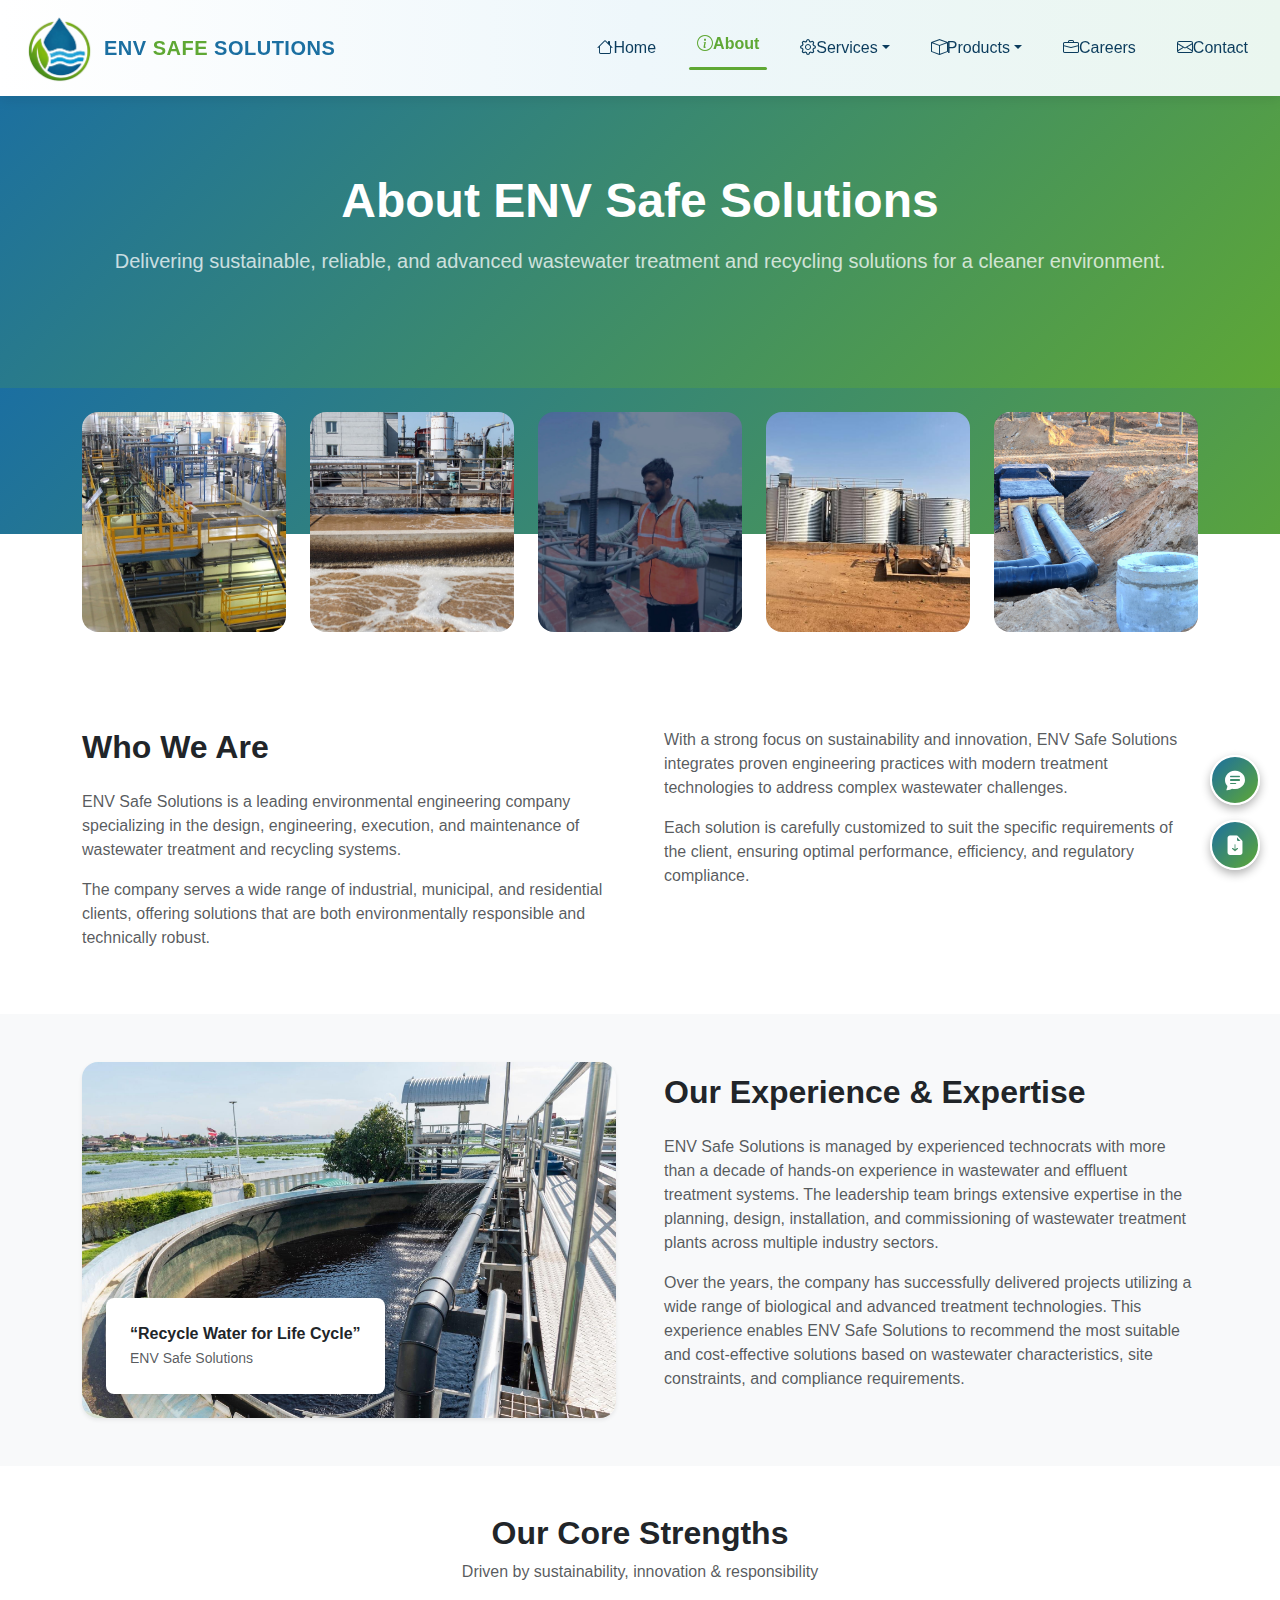
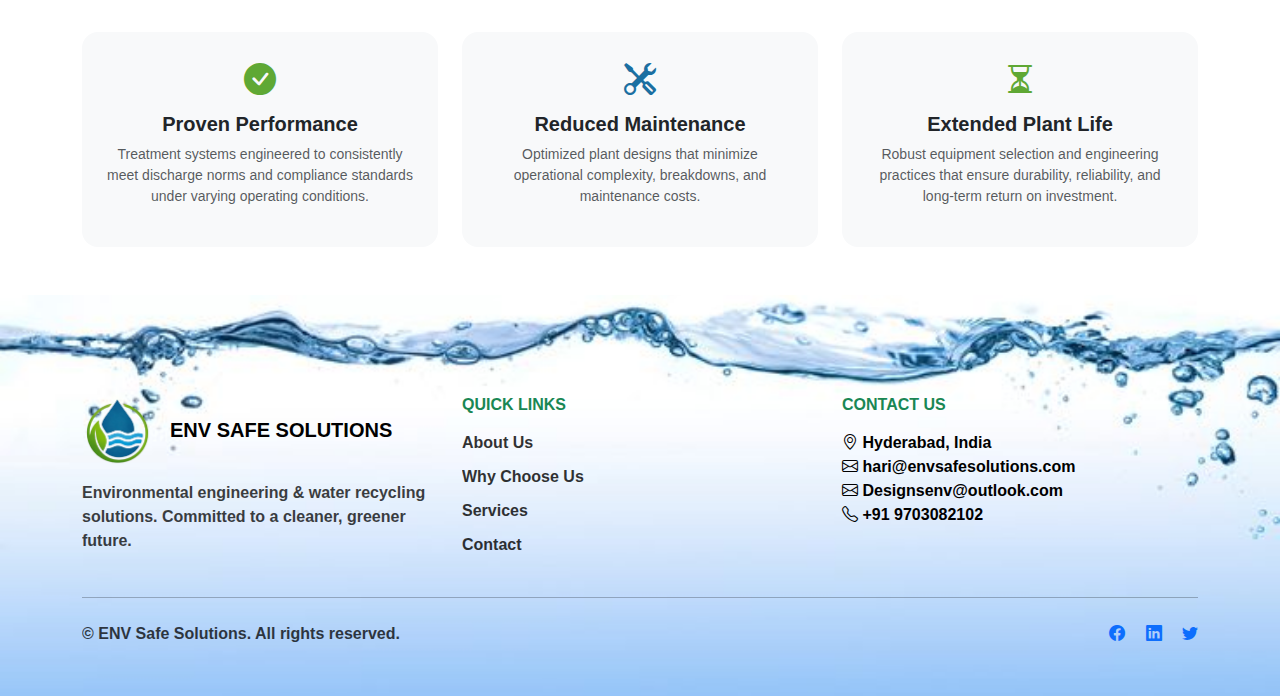
<file: about.html>
<!DOCTYPE html>
<html lang="en">
<head>
  <meta charset="UTF-8">
  <title>About Us - ENV Safe Solutions</title>
  <meta name="viewport" content="width=device-width, initial-scale=1">

  <!-- Bootstrap CSS -->
  <link href="https://cdn.jsdelivr.net/npm/bootstrap@5.3.3/dist/css/bootstrap.min.css" rel="stylesheet">

  <!-- Bootstrap Icons -->
  <link href="https://cdn.jsdelivr.net/npm/bootstrap-icons/font/bootstrap-icons.css" rel="stylesheet">

  <!-- Custom CSS -->
  <link rel="stylesheet" href="style.css">
  <style>
    .navbar-brand img {
      height: 70px;
      width: auto;
    }
    @media (max-width: 991.98px) {
      .navbar-brand img {
        height: 60px;
      }
    }
    .gallery-img {
      height: 220px;
    }
    @media (max-width: 768px) {
      .gallery-img {
        height: 100px;
      }
    }
    /* Fixed Right Bottom Sidebar Icons */
    .quick-actions-sidebar {
      position: fixed;
      bottom: 30px;
      right: 20px;
      z-index: 1060;
      display: flex;
      flex-direction: column;
      gap: 15px;
    }
    .action-btn {
      width: 50px;
      height: 50px;
      border-radius: 50%;
      background: linear-gradient(135deg, #1b6fa1, #5fa834);
      color: #fff;
      display: flex;
      align-items: center;
      justify-content: center;
      font-size: 20px;
      box-shadow: 0 4px 10px rgba(0,0,0,0.3);
      transition: transform 0.3s ease;
      border: 2px solid #fff;
      text-decoration: none;
    }
    .action-btn:hover {
      transform: scale(1.15);
      color: #fff;
    }
    @media (max-width: 768px) {
      .quick-actions-sidebar {
        bottom: 100px;
        right: 15px;
      }
    }
  </style>
</head>
<body>

<!-- NAVBAR -->
<nav class="navbar navbar-expand-lg fixed-top navbar-scrolled">
  <div class="container-fluid px-4">

    <div class="d-flex align-items-center gap-3">
    <!-- LOGO + BRAND -->
    <a class="navbar-brand d-flex align-items-center gap-2" href="index.html">
      <img src="images/logo.png" alt="ENV Safe Solutions">
      <span class="brand-text">
        <span class="brand-env">ENV</span>
        <span class="brand-safe"> SAFE</span>
        <span class="brand-solutions"> SOLUTIONS</span>
      </span>
    </a>

    <!-- TOGGLER -->
    <button class="navbar-toggler" type="button" data-bs-toggle="collapse" data-bs-target="#envNav">
      <span class="navbar-toggler-icon"></span>
    </button>
    </div>

    <!-- MENU -->
    <div class="collapse navbar-collapse justify-content-end" id="envNav">
     <ul class="navbar-nav mb-2 mb-lg-0">
        <li class="nav-item"><a class="nav-link nav-link-item" href="index.html"><i class="bi bi-house"></i>Home</a></li>
        <li class="nav-item"><a class="nav-link nav-link-item active" href="about.html"><i class="bi bi-info-circle"></i>About</a></li>
        <li class="nav-item dropdown">
          <a class="nav-link nav-link-item dropdown-toggle" href="#" role="button" data-bs-toggle="dropdown" aria-expanded="false"><i class="bi bi-gear"></i>Services</a>
          <ul class="dropdown-menu">
            <li><a class="dropdown-item" href="services.html">All Services</a></li>
            <li><hr class="dropdown-divider"></li>
            <li><a class="dropdown-item" href="service-detail.html?id=design">Design & Engineering</a></li>
            <li><a class="dropdown-item" href="service-detail.html?id=epc">EPC & Turnkey</a></li>
            <li><a class="dropdown-item" href="service-detail.html?id=om">Operation & Maintenance</a></li>
            <li><a class="dropdown-item" href="service-detail.html?id=upgrade">Plant Upgradation</a></li>
            <li><a class="dropdown-item" href="service-detail.html?id=retrofit">Retrofitting</a></li>
            <li><a class="dropdown-item" href="service-detail.html?id=compliance">Compliance Support</a></li>
            <li><a class="dropdown-item" href="service-detail.html?id=mee">MEE Services</a></li>
          </ul>
        </li>
        <li class="nav-item dropdown">
          <a class="nav-link nav-link-item dropdown-toggle" href="#" role="button" data-bs-toggle="dropdown" aria-expanded="false"><i class="bi bi-box"></i>Products</a>
          <ul class="dropdown-menu">
            <li><a class="dropdown-item" href="products.html">All Products</a></li>
            <li><hr class="dropdown-divider"></li>
            <li><a class="dropdown-item" href="product-detail.html?id=wwtp">WWTP</a></li>
            <li><a class="dropdown-item" href="product-detail.html?id=iwtp">IWTP</a></li>
            <li><a class="dropdown-item" href="product-detail.html?id=stp">STP</a></li>
            <li><a class="dropdown-item" href="product-detail.html?id=etp">ETP</a></li>
            <li><a class="dropdown-item" href="product-detail.html?id=mbr">MBR</a></li>
            <li><a class="dropdown-item" href="product-detail.html?id=zld">ZLD System</a></li>
            <li><a class="dropdown-item" href="product-detail.html?id=services">Treatment Services</a></li>
          </ul>
        </li>
        <li class="nav-item"><a class="nav-link nav-link-item" href="careers.html"><i class="bi bi-briefcase"></i>Careers</a></li>
        <li class="nav-item"><a class="nav-link nav-link-item" href="contact.html"><i class="bi bi-envelope"></i>Contact</a></li>
      </ul>
    </div>

  </div>
</nav>

<!-- 1️⃣ HERO SECTION -->
<section class="py-5 text-center text-white" style="background: linear-gradient(135deg, #1b6fa1, #5fa834); margin-top: 76px;">
  <div class="container py-5 mb-4">
    <!-- KEEP YOUR EXISTING H1 -->
    <h1 class="fw-bold display-5">About ENV Safe Solutions</h1>

    <!-- KEEP YOUR EXISTING SUB TEXT -->
    <p class="opacity-75 mt-3 lead">
      Delivering sustainable, reliable, and advanced wastewater treatment and recycling solutions for a cleaner environment.
    </p>
  </div>
  
</section>

<!-- 2️⃣ IMAGE ROW -->
<section class="pb-5" style="background: linear-gradient(to bottom, transparent 50%, white 50%), linear-gradient(135deg, #1b6fa1, #5fa834);">
  <div class="container">
    <div class="row g-2 g-md-4 row-cols-3 row-cols-md-5" style="position: relative; z-index: 2;">
      <div class="col">
        <img src="images/about44.png" class="img-fluid rounded-4 w-100 object-fit-cover gallery-img" alt="Facility">
      </div>
      <div class="col">
        <img src="images/about22.jpg" class="img-fluid rounded-4 w-100 object-fit-cover gallery-img" alt="Clean Water">
      </div>
      <div class="col">
        <img src="images/about33.jpg" class="img-fluid rounded-4 w-100 object-fit-cover gallery-img" alt="Aerial View">
      </div>
      <div class="col">
        <img src="images/about88.jpeg" class="img-fluid rounded-4 w-100 object-fit-cover gallery-img" alt="Water Hands">
      </div>
      <div class="col">
        <img src="images/about66.jpg" class="img-fluid rounded-4 w-100 object-fit-cover gallery-img" alt="Water Hands">
      </div>
    </div>
  </div>
</section>

<!-- 3️⃣ SPLIT SECTION – TEXT LEFT / TEXT RIGHT -->
<section class="py-5">
  <div class="container">
    <div class="row g-5">
      <div class="col-lg-6">
        <!-- KEEP YOUR HEADING -->
        <h2 class="fw-bold mb-4">Who We Are</h2>

        <!-- KEEP YOUR PARAGRAPHS -->
        <p class="text-muted">
          ENV Safe Solutions is a leading environmental engineering company specializing in the design, engineering, execution, and maintenance of wastewater treatment and recycling systems.
        </p>
        <p class="text-muted">
          The company serves a wide range of industrial, municipal, and residential clients, offering solutions that are both environmentally responsible and technically robust.
        </p>
      </div>

      <div class="col-lg-6">
        <p class="text-muted">
          With a strong focus on sustainability and innovation, ENV Safe Solutions integrates proven engineering practices with modern treatment technologies to address complex wastewater challenges.
        </p>
        <p class="text-muted">
          Each solution is carefully customized to suit the specific requirements of the client, ensuring optimal performance, efficiency, and regulatory compliance.
        </p>
      </div>
    </div>
  </div>
</section>

<!-- 4️⃣ IMAGE + QUOTE CARD (Founder style) -->
<section class="py-5 bg-light">
  <div class="container">
    <div class="row g-5 align-items-center">
      <div class="col-lg-6">
        <div class="position-relative">
          <img src="images/about55.jpeg" class="img-fluid rounded-4 shadow-sm">

          <!-- QUOTE BOX -->
          <div class="position-absolute bottom-0 start-0 bg-white p-4 rounded-3 shadow m-4" style="max-width: 320px;">
            <!-- KEEP YOUR EXISTING QUOTE TEXT -->
            <strong>“Recycle Water for Life Cycle”</strong><br>
            <small class="text-muted">ENV Safe Solutions</small>
          </div>
        </div>
      </div>

      <div class="col-lg-6">
        <h2 class="fw-bold mb-4">Our Experience & Expertise</h2>

        <p class="text-muted">
          ENV Safe Solutions is managed by experienced technocrats with more than a decade of hands-on experience in wastewater and effluent treatment systems. The leadership team brings extensive expertise in the planning, design, installation, and commissioning of wastewater treatment plants across multiple industry sectors.
        </p>
        <p class="text-muted">
          Over the years, the company has successfully delivered projects utilizing a wide range of biological and advanced treatment technologies. This experience enables ENV Safe Solutions to recommend the most suitable and cost-effective solutions based on wastewater characteristics, site constraints, and compliance requirements.
        </p>
      </div>
    </div>
  </div>
</section>

<!-- 5️⃣ FEATURES (3 ICON CARDS AT BOTTOM) -->
<section class="py-5 text-center">
  <div class="container">
    <h2 class="fw-bold">Our Core Strengths</h2>

    <p class="text-muted mb-5">
      Driven by sustainability, innovation & responsibility
    </p>

    <div class="row g-4">
      <div class="col-md-4">
        <div class="p-4 bg-light rounded-4 h-100">
          <div class="fs-2 mb-2" style="color: var(--env-green);"><i class="bi bi-check-circle-fill"></i></div>
          <h5 class="fw-bold">Proven Performance</h5>
          <p class="text-muted small">
            Treatment systems engineered to consistently meet discharge norms and compliance standards under varying operating conditions.
          </p>
        </div>
      </div>

      <div class="col-md-4">
        <div class="p-4 bg-light rounded-4 h-100">
          <div class="fs-2 mb-2" style="color: var(--env-blue);"><i class="bi bi-tools"></i></div>
          <h5 class="fw-bold">Reduced Maintenance</h5>
          <p class="text-muted small">
            Optimized plant designs that minimize operational complexity, breakdowns, and maintenance costs.
          </p>
        </div>
      </div>

      <div class="col-md-4">
        <div class="p-4 bg-light rounded-4 h-100">
          <div class="fs-2 mb-2" style="color: var(--env-green);"><i class="bi bi-hourglass-split"></i></div>
          <h5 class="fw-bold">Extended Plant Life</h5>
          <p class="text-muted small">
            Robust equipment selection and engineering practices that ensure durability, reliability, and long-term return on investment.
          </p>
        </div>
      </div>
    </div>
  </div>
</section>

<!-- FIXED QUICK ACTIONS SIDEBAR -->
<div class="quick-actions-sidebar">
  <!-- Request Consultation -->
  <button type="button" class="action-btn" data-bs-toggle="modal" data-bs-target="#quickActionModal" title="Request Consultation">
    <i class="bi bi-chat-text-fill"></i>
  </button>
  <!-- Download Profile -->
  <a href="Company-Profile-ENV-Safe-Solutions.pdf" download class="action-btn" title="Download Company Profile">
    <i class="bi bi-file-earmark-arrow-down-fill"></i>
  </a>
</div>

<!-- QUICK ACTION MODAL -->
<div class="modal fade" id="quickActionModal" tabindex="-1" aria-hidden="true">
  <div class="modal-dialog modal-dialog-centered">
    <div class="modal-content">
      <div class="modal-header">
        <h5 class="modal-title fw-bold">Request Consultation</h5>
        <button type="button" class="btn-close" data-bs-dismiss="modal" aria-label="Close"></button>
      </div>
      <div class="modal-body">
        <form>
          <div class="mb-3"><input type="text" class="form-control" placeholder="Your Name" required></div>
          <div class="mb-3"><input type="email" class="form-control" placeholder="Email Address" required></div>
          <div class="mb-3"><input type="tel" class="form-control" placeholder="Phone Number" required></div>
          <div class="mb-3"><textarea class="form-control" rows="3" placeholder="How can we help you?"></textarea></div>
          <button type="submit" class="btn btn-primary w-100" style="background: #1b6fa1; border: none;">Submit Request</button>
        </form>
      </div>
    </div>
  </div>
</div>

<!-- FOOTER -->
<footer class="footer" id="contact">
  <div class="container">
    <div class="row g-4">
      <div class="col-md-4">
        <div class="d-flex align-items-center gap-3 mb-3">
          <img src="images/logo.png" alt="ENV Logo" style="height: 70px;">
          <h5 class="text-uppercase mb-0 fw-bold">ENV SAFE SOLUTIONS</h5>
        </div>
        <p class="opacity-75">Environmental engineering & water recycling solutions. Committed to a cleaner, greener future.</p>
      </div>
      <div class="col-md-4">
        <h6 class="text-uppercase mb-3 fw-bold text-success">Quick Links</h6>
        <ul class="footer-links">
          <li><a href="about.html" class="text-decoration-none text-black fw-bold">About Us</a></li>
          <li><a href="index.html#why-us" class="text-decoration-none text-black fw-bold">Why Choose Us</a></li>
          <li><a href="services.html" class="text-decoration-none text-black fw-bold">Services</a></li>
          <li><a href="contact.html" class="text-decoration-none text-black fw-bold">Contact</a></li>
        </ul>
      </div>
      <div class="col-md-4">
        <h6 class="text-uppercase mb-3 fw-bold text-success">Contact Us</h6>
        <div class="footer-contact-row">
          <span class="footer-icon"><i class="bi bi-geo-alt"></i></span>
          <span>Hyderabad, India</span>
        </div>
        <div class="footer-contact-row">
          <span class="footer-icon"><i class="bi bi-envelope"></i></span>
          <span>hari@envsafesolutions.com</span>
        </div>
        <div class="footer-contact-row">
          <span class="footer-icon"><i class="bi bi-envelope"></i></span>
          <span>Designsenv@outlook.com</span>
        </div>
        <div class="footer-contact-row">
          <span class="footer-icon"><i class="bi bi-telephone"></i></span>
          <span>+91 9703082102</span>
        </div>
      </div>
    </div>
    <hr class="my-4 opacity-25">
    <div class="row align-items-center">
      <div class="col-md-6 text-center text-md-start">
        <p class="mb-0 opacity-75">© ENV Safe Solutions. All rights reserved.</p>
      </div>
      <div class="col-md-6 text-center text-md-end">
        <a href="#" class="social-icon-gradient me-3"><i class="bi bi-facebook"></i></a>
        <a href="#" class="social-icon-gradient me-3"><i class="bi bi-linkedin"></i></a>
        <a href="#" class="social-icon-gradient"><i class="bi bi-twitter"></i></a>
      </div>
    </div>
  </div>
</footer>

<!-- Bootstrap JS -->
<script src="https://cdn.jsdelivr.net/npm/bootstrap@5.3.3/dist/js/bootstrap.bundle.min.js"></script>
</body>
</html>
</file>
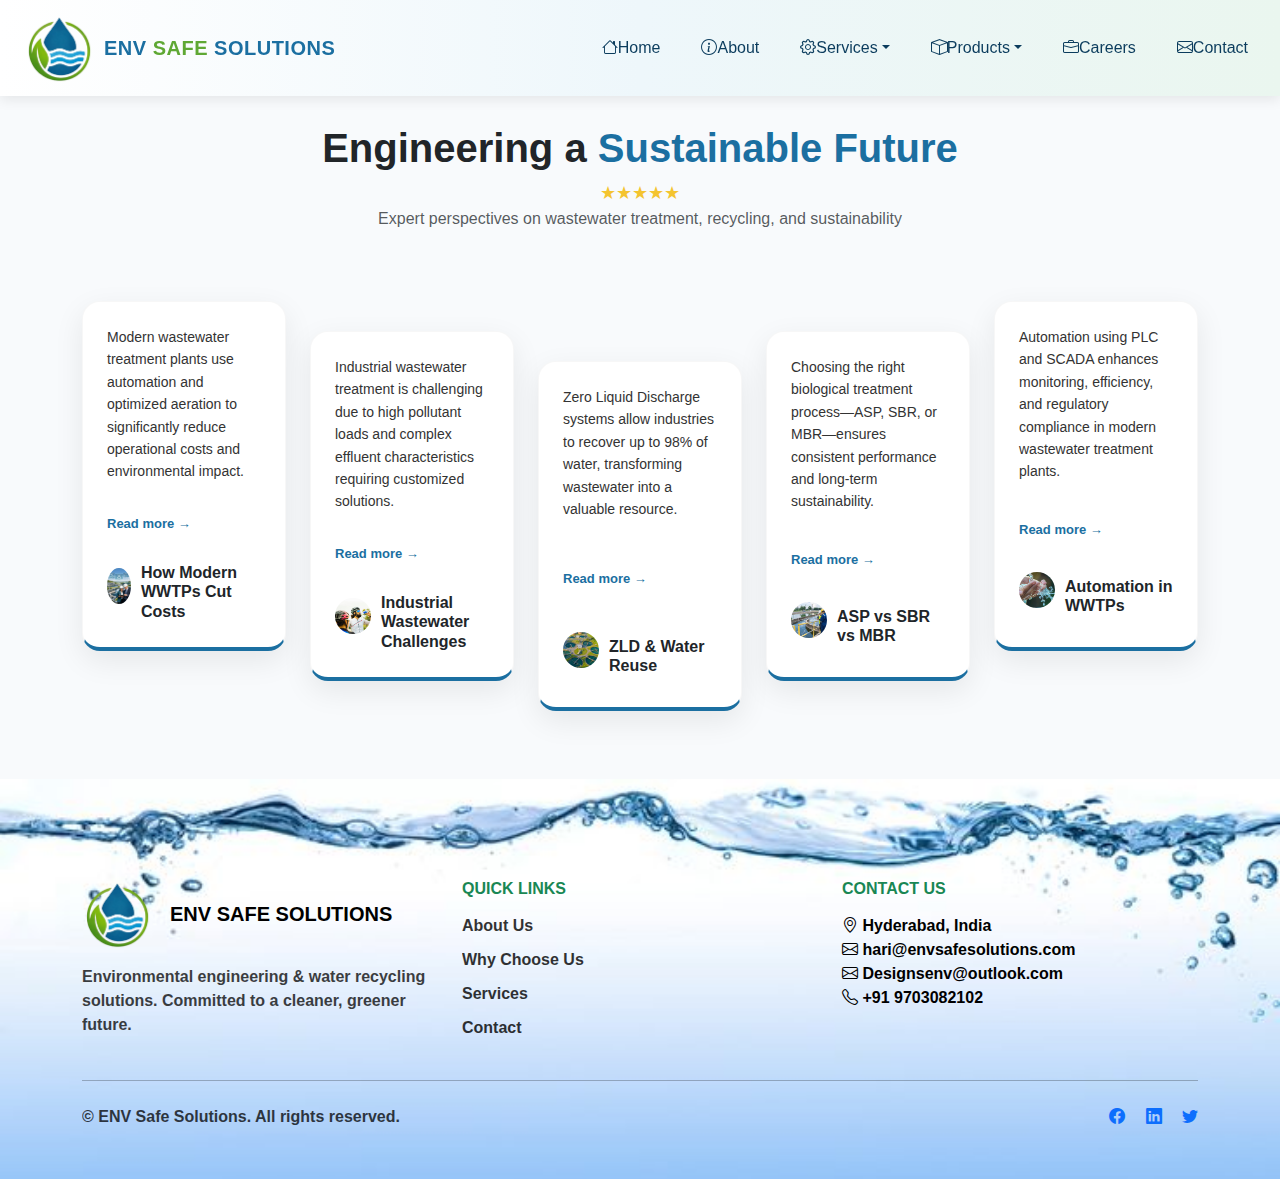
<file: blog.html>
<!DOCTYPE html>
<html lang="en">
<head>
<meta charset="UTF-8">
<title>Blog & Insights | ENV Safe Solutions</title>
<meta name="viewport" content="width=device-width, initial-scale=1.0">

<link href="https://cdn.jsdelivr.net/npm/bootstrap@5.3.3/dist/css/bootstrap.min.css" rel="stylesheet">

<!-- Icons -->
<link href="https://cdn.jsdelivr.net/npm/bootstrap-icons/font/bootstrap-icons.css" rel="stylesheet">

<!-- Custom CSS -->
<link rel="stylesheet" href="style.css">

<style>
body{
  background:#f8fafc;
  font-family:"Segoe UI",sans-serif;
}

/* HEADER */
.blog-header{
  text-align:center;
  margin-bottom:70px;
}
.blog-header h1{
  font-weight:800;
}
.blog-header span{
  color:#1b6fa1;
}
.stars{
  color:#f4c430;
  font-size:18px;
}

/* ARC CONTAINER */
.arc-wrapper{
  display:flex;
  justify-content:center;
  align-items:flex-start;
  gap:24px;
  padding-bottom: 80px;
}

/* CARD */
.blog-card{
  background:#fff;
  width:260px;
  height: 350px;
  padding:24px;
  border-radius:18px;
  box-shadow:0 10px 30px rgba(0,0,0,.08);
  display:flex;
  flex-direction:column;
  justify-content:space-between;
  transition:.3s;
  border-bottom: 4px solid #1b6fa1;
}
.blog-card:hover{
  border-bottom-color: #5fa834;
}

.blog-card p{
  font-size:14px;
  color:#333;
  line-height:1.6;
}

.blog-card h6{
  font-weight:700;
  margin-top:20px;
}

.blog-meta{
  display:flex;
  align-items:center;
  gap:10px;
  margin-top:10px;
}

.blog-meta img{
  width:36px;
  height:36px;
  border-radius:50%;
  object-fit:cover;
}

.read-more{
  margin-top:15px;
  font-size:13px;
  font-weight:600;
  color:#1b6fa1;
  text-decoration:none;
}
.read-more:hover{
  color:#5fa834;
  text-decoration:underline;
}

/* ARC HEIGHTS */
.arc-1{transform:translateY(0) !important}
.arc-2{transform:translateY(30px) !important}
.arc-3{transform:translateY(60px) !important}
.arc-4{transform:translateY(30px) !important}
.arc-5{transform:translateY(0) !important}

/* RESPONSIVE */
@media(max-width:992px){
  .arc-wrapper{
    flex-wrap:wrap;
  }
  .arc-1,.arc-2,.arc-3,.arc-4,.arc-5{
    transform:none !important;
  }
}
.navbar-brand img {
  height: 70px;
  width: auto;
}
@media (max-width: 991.98px) {
  .navbar-brand img {
    height: 60px;
  }
}
</style>
</head>

<body>

<!-- NAVBAR -->
<nav class="navbar navbar-expand-lg fixed-top navbar-scrolled">
  <div class="container-fluid px-4">

    <div class="d-flex align-items-center gap-3">
    <!-- LOGO + BRAND -->
    <a class="navbar-brand d-flex align-items-center gap-2" href="index.html">
      <img src="images/logo.png" alt="ENV Safe Solutions">
      <span class="brand-text">
        <span class="brand-env">ENV</span>
        <span class="brand-safe"> SAFE</span>
        <span class="brand-solutions"> SOLUTIONS</span>
      </span>
    </a>

    <!-- TOGGLER -->
    <button class="navbar-toggler" type="button" data-bs-toggle="collapse" data-bs-target="#envNav">
      <span class="navbar-toggler-icon"></span>
    </button>
    </div>

    <!-- MENU -->
    <div class="collapse navbar-collapse justify-content-end" id="envNav">
      <ul class="navbar-nav mb-2 mb-lg-0">
        <li class="nav-item"><a class="nav-link nav-link-item" href="index.html"><i class="bi bi-house"></i>Home</a></li>
        <li class="nav-item"><a class="nav-link nav-link-item" href="about.html"><i class="bi bi-info-circle"></i>About</a></li>
        <li class="nav-item dropdown">
          <a class="nav-link nav-link-item dropdown-toggle" href="#" role="button" data-bs-toggle="dropdown" aria-expanded="false"><i class="bi bi-gear"></i>Services</a>
          <ul class="dropdown-menu">
            <li><a class="dropdown-item" href="services.html">All Services</a></li>
            <li><hr class="dropdown-divider"></li>
            <li><a class="dropdown-item" href="service-detail.html?id=design">Design & Engineering</a></li>
            <li><a class="dropdown-item" href="service-detail.html?id=epc">EPC & Turnkey</a></li>
            <li><a class="dropdown-item" href="service-detail.html?id=om">Operation & Maintenance</a></li>
            <li><a class="dropdown-item" href="service-detail.html?id=upgrade">Plant Upgradation</a></li>
            <li><a class="dropdown-item" href="service-detail.html?id=retrofit">Retrofitting</a></li>
            <li><a class="dropdown-item" href="service-detail.html?id=compliance">Compliance Support</a></li>
            <li><a class="dropdown-item" href="service-detail.html?id=mee">MEE Services</a></li>
          </ul>
        </li>
        <li class="nav-item dropdown">
          <a class="nav-link nav-link-item dropdown-toggle" href="#" role="button" data-bs-toggle="dropdown" aria-expanded="false"><i class="bi bi-box"></i>Products</a>
          <ul class="dropdown-menu">
            <li><a class="dropdown-item" href="products.html">All Products</a></li>
            <li><hr class="dropdown-divider"></li>
            <li><a class="dropdown-item" href="product-detail.html?id=wwtp">WWTP</a></li>
            <li><a class="dropdown-item" href="product-detail.html?id=iwtp">IWTP</a></li>
            <li><a class="dropdown-item" href="product-detail.html?id=stp">STP</a></li>
            <li><a class="dropdown-item" href="product-detail.html?id=etp">ETP</a></li>
            <li><a class="dropdown-item" href="product-detail.html?id=mbr">MBR</a></li>
            <li><a class="dropdown-item" href="product-detail.html?id=zld">ZLD System</a></li>
            <li><a class="dropdown-item" href="product-detail.html?id=services">Treatment Services</a></li>
          </ul>
        </li>
        <li class="nav-item"><a class="nav-link nav-link-item" href="careers.html"><i class="bi bi-briefcase"></i>Careers</a></li>
        <li class="nav-item"><a class="nav-link nav-link-item" href="contact.html"><i class="bi bi-envelope"></i>Contact</a></li>
      </ul>
    </div>

  </div>
</nav>

<div class="container py-5" style="margin-top: 76px;">

  <!-- HEADER -->
  <div class="blog-header">
    <h1>Engineering a <span>Sustainable Future</span></h1>
    <div class="stars">★★★★★</div>
    <p class="text-muted">
      Expert perspectives on wastewater treatment, recycling, and sustainability
    </p>
  </div>

  <!-- ARC BLOG CARDS -->
  <div class="arc-wrapper">

    <div class="blog-card arc-1">
      <p>
        Modern wastewater treatment plants use automation and optimized aeration
        to significantly reduce operational costs and environmental impact.
      </p>
      <a href="#" class="read-more">Read more →</a>
      <div class="blog-meta">
        <img src="images/about1.png">
        <h6>How Modern WWTPs Cut Costs</h6>
      </div>
    </div>

    <div class="blog-card arc-2">
      <p>
        Industrial wastewater treatment is challenging due to high pollutant
        loads and complex effluent characteristics requiring customized solutions.
      </p>
      <a href="#" class="read-more">Read more →</a>
      <div class="blog-meta">
        <img src="images/about2.jpg">
        <h6>Industrial Wastewater Challenges</h6>
      </div>
    </div>

    <div class="blog-card arc-3">
      <p>
        Zero Liquid Discharge systems allow industries to recover up to 98% of
        water, transforming wastewater into a valuable resource.
      </p>
      <a href="#" class="read-more">Read more →</a>
      <div class="blog-meta">
        <img src="images/about3.jpeg">
        <h6>ZLD & Water Reuse</h6>
      </div>
    </div>

    <div class="blog-card arc-4">
      <p>
        Choosing the right biological treatment process—ASP, SBR, or MBR—ensures
        consistent performance and long-term sustainability.
      </p>
      <a href="#" class="read-more">Read more →</a>
      <div class="blog-meta">
        <img src="images/about4.jpeg">
        <h6>ASP vs SBR vs MBR</h6>
      </div>
    </div>

    <div class="blog-card arc-5">
      <p>
        Automation using PLC and SCADA enhances monitoring, efficiency, and
        regulatory compliance in modern wastewater treatment plants.
      </p>
      <a href="#" class="read-more">Read more →</a>
      <div class="blog-meta">
        <img src="images/carousel-1.jpg">
        <h6>Automation in WWTPs</h6>
      </div>
    </div>

  </div>

</div>

<!-- FOOTER -->
<footer class="footer" id="contact">
  <div class="container">
    <div class="row g-4">
      <div class="col-md-4">
        <div class="d-flex align-items-center gap-3 mb-3">
          <img src="images/logo.png" alt="ENV Logo" style="height: 70px;">
          <h5 class="text-uppercase mb-0 fw-bold">ENV SAFE SOLUTIONS</h5>
        </div>
        <p class="opacity-75">Environmental engineering & water recycling solutions. Committed to a cleaner, greener future.</p>
      </div>
      <div class="col-md-4">
        <h6 class="text-uppercase mb-3 fw-bold text-success">Quick Links</h6>
        <ul class="footer-links">
          <li><a href="about.html" class="text-decoration-none text-black fw-bold">About Us</a></li>
          <li><a href="index.html#why-us" class="text-decoration-none text-black fw-bold">Why Choose Us</a></li>
          <li><a href="services.html" class="text-decoration-none text-black fw-bold">Services</a></li>
          <li><a href="contact.html" class="text-decoration-none text-black fw-bold">Contact</a></li>
        </ul>
      </div>
      <div class="col-md-4">
        <h6 class="text-uppercase mb-3 fw-bold text-success">Contact Us</h6>
        <div class="footer-contact-row">
          <span class="footer-icon"><i class="bi bi-geo-alt"></i></span>
          <span>Hyderabad, India</span>
        </div>
        <div class="footer-contact-row">
          <span class="footer-icon"><i class="bi bi-envelope"></i></span>
          <span>hari@envsafesolutions.com</span>
        </div>
        <div class="footer-contact-row">
          <span class="footer-icon"><i class="bi bi-envelope"></i></span>
          <span>Designsenv@outlook.com</span>
        </div>
        <div class="footer-contact-row">
          <span class="footer-icon"><i class="bi bi-telephone"></i></span>
          <span>+91 9703082102</span>
        </div>
      </div>
    </div>
    <hr class="my-4 opacity-25">
    <div class="row align-items-center">
      <div class="col-md-6 text-center text-md-start">
        <p class="mb-0 opacity-75">© ENV Safe Solutions. All rights reserved.</p>
      </div>
      <div class="col-md-6 text-center text-md-end">
        <a href="#" class="social-icon-gradient me-3"><i class="bi bi-facebook"></i></a>
        <a href="#" class="social-icon-gradient me-3"><i class="bi bi-linkedin"></i></a>
        <a href="#" class="social-icon-gradient"><i class="bi bi-twitter"></i></a>
      </div>
    </div>
  </div>
</footer>

<!-- Bootstrap JS -->
<script src="https://cdn.jsdelivr.net/npm/bootstrap@5.3.3/dist/js/bootstrap.bundle.min.js"></script>
</body>
</html>
</file>
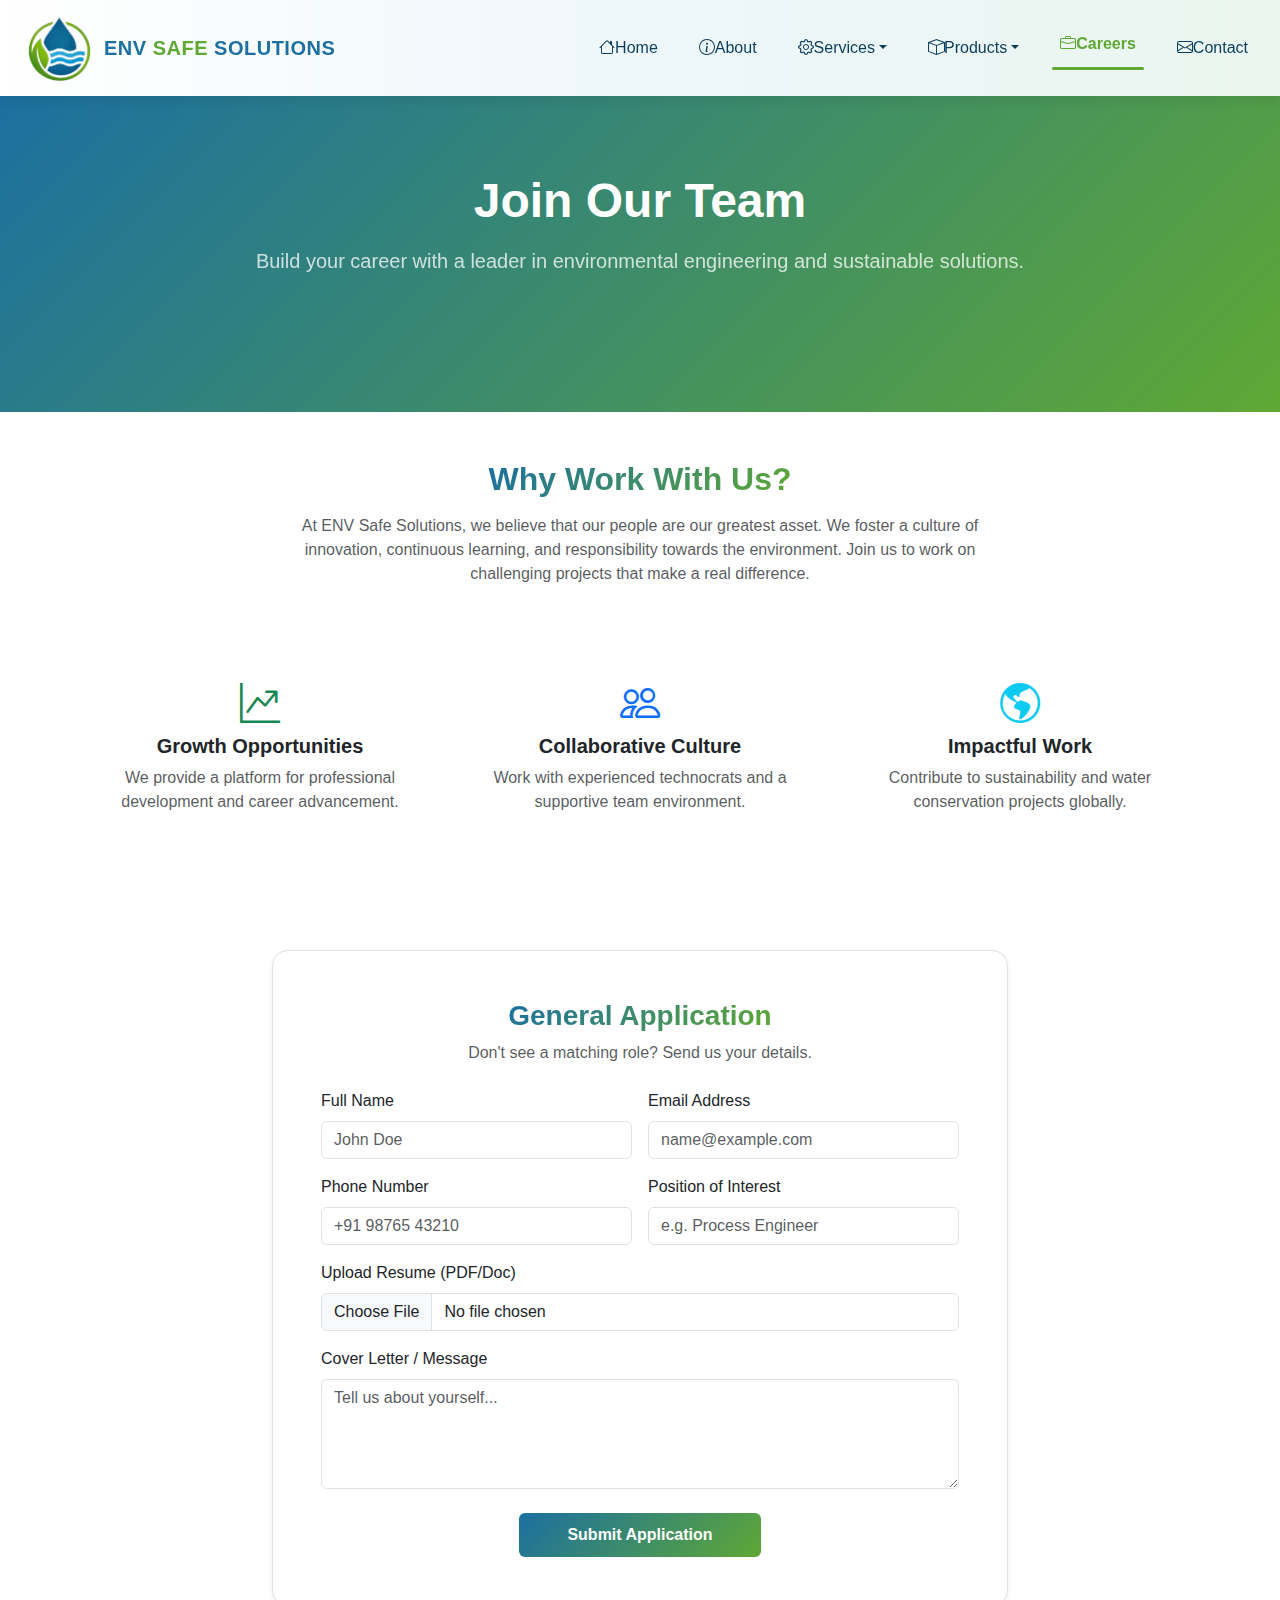
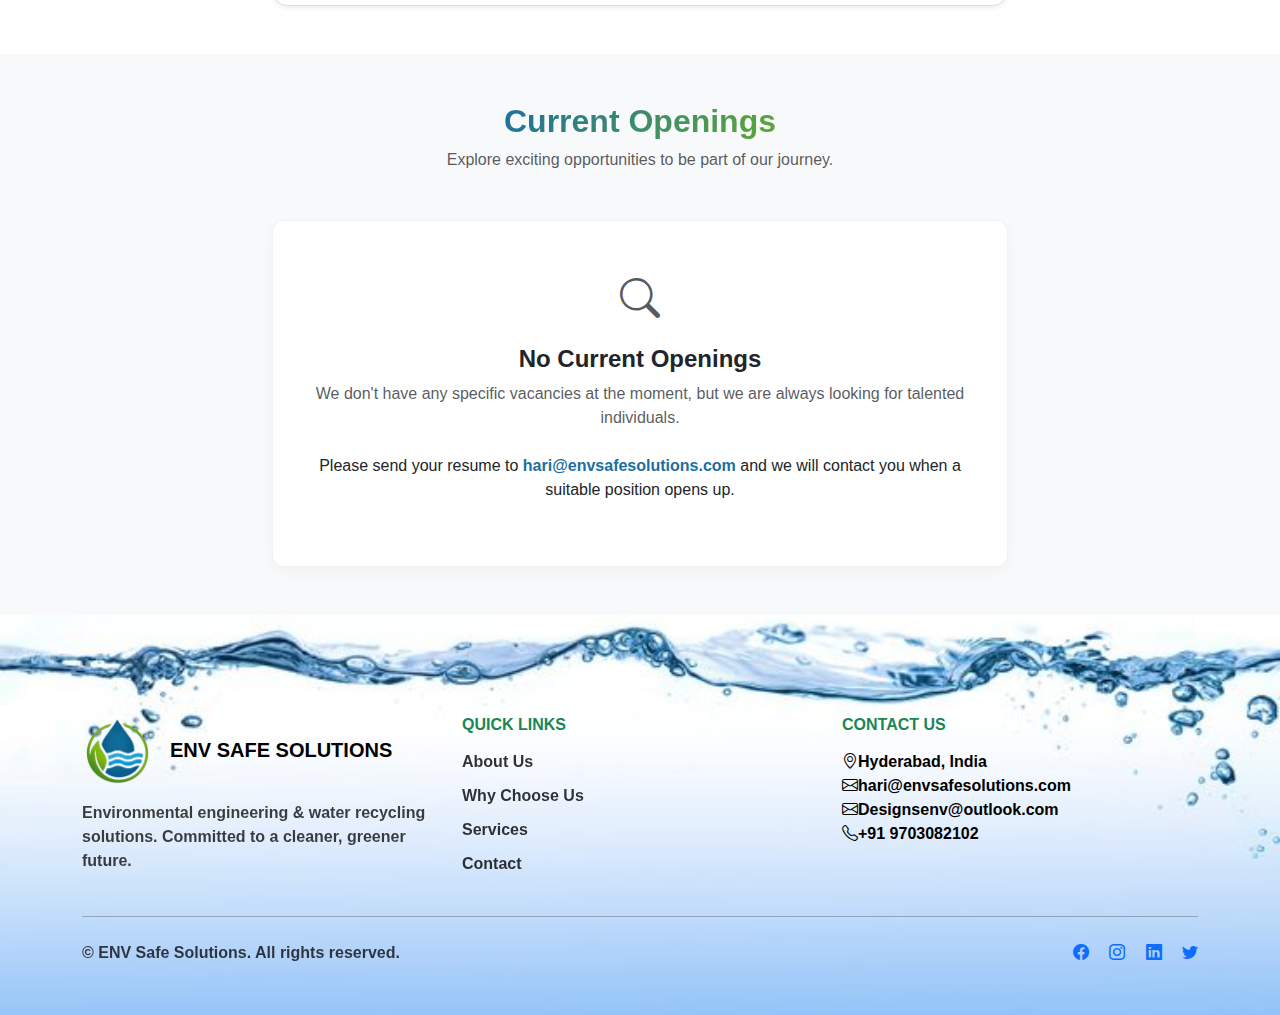
<file: careers.html>
<!DOCTYPE html>
<html lang="en">
<head>
  <meta charset="UTF-8">
  <title>Careers - ENV Safe Solutions</title>
  <meta name="viewport" content="width=device-width, initial-scale=1">

  <!-- Bootstrap CSS -->
  <link href="https://cdn.jsdelivr.net/npm/bootstrap@5.3.3/dist/css/bootstrap.min.css" rel="stylesheet">

  <!-- Bootstrap Icons -->
  <link href="https://cdn.jsdelivr.net/npm/bootstrap-icons/font/bootstrap-icons.css" rel="stylesheet">

  <!-- Custom CSS -->
  <link rel="stylesheet" href="style.css">
  <style>
    .navbar-brand img {
      height: 70px;
      width: auto;
    }
    @media (max-width: 991.98px) {
      .navbar-brand img {
        height: 60px;
      }
    }
    /* Theme Colors */
    .text-theme {
      background: linear-gradient(135deg, #1b6fa1, #5fa834);
      -webkit-background-clip: text;
      background-clip: text;
      -webkit-text-fill-color: transparent;
      display: inline-block;
    }
    .job-card {
      border: 1px solid rgba(0,0,0,0.05);
      border-radius: 12px;
      padding: 30px;
      background: #fff;
      transition: all 0.3s ease;
      height: 100%;
      box-shadow: 0 5px 15px rgba(0,0,0,0.03);
    }
    .job-card:hover {
      transform: translateY(-5px);
      box-shadow: 0 15px 30px rgba(0,0,0,0.08);
      border-color: #5fa834;
    }
    .btn-theme-filled {
      background: linear-gradient(135deg, #1b6fa1, #5fa834);
      border: none;
      color: #fff;
      font-weight: 600;
      padding: 10px 25px;
      border-radius: 6px;
    }
    .btn-theme-filled:hover {
      background: linear-gradient(135deg, #5fa834, #1b6fa1);
      color: #fff;
    }
  </style>
</head>
<body>

<!-- NAVBAR -->
<nav class="navbar navbar-expand-lg fixed-top navbar-scrolled">
  <div class="container-fluid px-4">
    <div class="d-flex align-items-center gap-3">
    <a class="navbar-brand d-flex align-items-center gap-2" href="index.html">
      <img src="images/logo.png" alt="ENV Safe Solutions">
      <span class="brand-text">
        <span class="brand-env">ENV</span>
        <span class="brand-safe"> SAFE</span>
        <span class="brand-solutions"> SOLUTIONS</span>
      </span>
    </a>
    <button class="navbar-toggler" type="button" data-bs-toggle="collapse" data-bs-target="#envNav">
      <span class="navbar-toggler-icon"></span>
    </button>
    </div>
    <div class="collapse navbar-collapse justify-content-end" id="envNav">
      <ul class="navbar-nav mb-2 mb-lg-0">
        <li class="nav-item"><a class="nav-link nav-link-item" href="index.html"><i class="bi bi-house"></i>Home</a></li>
        <li class="nav-item"><a class="nav-link nav-link-item" href="about.html"><i class="bi bi-info-circle"></i>About</a></li>
        <li class="nav-item dropdown">
          <a class="nav-link nav-link-item dropdown-toggle" href="#" role="button" data-bs-toggle="dropdown" aria-expanded="false"><i class="bi bi-gear"></i>Services</a>
          <ul class="dropdown-menu">
            <li><a class="dropdown-item" href="services.html">All Services</a></li>
            <li><hr class="dropdown-divider"></li>
            <li><a class="dropdown-item" href="service-detail.html?id=design">Design & Engineering</a></li>
            <li><a class="dropdown-item" href="service-detail.html?id=epc">EPC & Turnkey</a></li>
            <li><a class="dropdown-item" href="service-detail.html?id=om">Operation & Maintenance</a></li>
            <li><a class="dropdown-item" href="service-detail.html?id=upgrade">Plant Upgradation</a></li>
            <li><a class="dropdown-item" href="service-detail.html?id=retrofit">Retrofitting</a></li>
            <li><a class="dropdown-item" href="service-detail.html?id=compliance">Compliance Support</a></li>
            <li><a class="dropdown-item" href="service-detail.html?id=mee">MEE Services</a></li>
          </ul>
        </li>
        <li class="nav-item dropdown">
          <a class="nav-link nav-link-item dropdown-toggle" href="#" role="button" data-bs-toggle="dropdown" aria-expanded="false"><i class="bi bi-box"></i>Products</a>
          <ul class="dropdown-menu">
            <li><a class="dropdown-item" href="products.html">All Products</a></li>
            <li><hr class="dropdown-divider"></li>
            <li><a class="dropdown-item" href="product-detail.html?id=wwtp">WWTP</a></li>
            <li><a class="dropdown-item" href="product-detail.html?id=iwtp">IWTP</a></li>
            <li><a class="dropdown-item" href="product-detail.html?id=stp">STP</a></li>
            <li><a class="dropdown-item" href="product-detail.html?id=etp">ETP</a></li>
            <li><a class="dropdown-item" href="product-detail.html?id=mbr">MBR</a></li>
            <li><a class="dropdown-item" href="product-detail.html?id=zld">ZLD System</a></li>
            <li><a class="dropdown-item" href="product-detail.html?id=services">Treatment Services</a></li>
            <li><a class="dropdown-item" href="product-detail.html?id=design_consultancy">Design Consultancy</a></li>
            <li><a class="dropdown-item" href="product-detail.html?id=lab_training">Lab Supply & Training</a></li>
            <li><a class="dropdown-item" href="product-detail.html?id=revamping">Revamping & Upgrade</a></li>
          </ul>
        </li>
        <li class="nav-item"><a class="nav-link nav-link-item active" href="careers.html"><i class="bi bi-briefcase"></i>Careers</a></li>
        <li class="nav-item"><a class="nav-link nav-link-item" href="contact.html"><i class="bi bi-envelope"></i>Contact</a></li>
      </ul>
    </div>
  </div>
</nav>

<!-- HERO SECTION -->
<section class="py-5 text-center text-white" style="background: linear-gradient(135deg, #1b6fa1, #5fa834); margin-top: 76px;">
  <div class="container py-5 mb-4">
    <h1 class="fw-bold display-5">Join Our Team</h1>
    <p class="opacity-75 mt-3 lead">
      Build your career with a leader in environmental engineering and sustainable solutions.
    </p>
  </div>
</section>

<!-- INTRO & CULTURE -->
<section class="py-5">
  <div class="container">
    <div class="row justify-content-center text-center mb-5">
      <div class="col-lg-8">
        <h2 class="fw-bold text-theme mb-3">Why Work With Us?</h2>
        <p class="text-muted">At ENV Safe Solutions, we believe that our people are our greatest asset. We foster a culture of innovation, continuous learning, and responsibility towards the environment. Join us to work on challenging projects that make a real difference.</p>
      </div>
    </div>
    <div class="row g-4">
      <div class="col-md-4">
        <div class="text-center p-4">
          <i class="bi bi-graph-up-arrow fs-1 text-success mb-3"></i>
          <h5 class="fw-bold">Growth Opportunities</h5>
          <p class="text-muted">We provide a platform for professional development and career advancement.</p>
        </div>
      </div>
      <div class="col-md-4">
        <div class="text-center p-4">
          <i class="bi bi-people fs-1 text-primary mb-3"></i>
          <h5 class="fw-bold">Collaborative Culture</h5>
          <p class="text-muted">Work with experienced technocrats and a supportive team environment.</p>
        </div>
      </div>
      <div class="col-md-4">
        <div class="text-center p-4">
          <i class="bi bi-globe-americas fs-1 text-info mb-3"></i>
          <h5 class="fw-bold">Impactful Work</h5>
          <p class="text-muted">Contribute to sustainability and water conservation projects globally.</p>
        </div>
      </div>
    </div>
  </div>
</section>

<!-- APPLICATION FORM -->
<section class="py-5">
  <div class="container">
    <div class="row justify-content-center">
      <div class="col-lg-8">
        <div class="bg-white p-4 p-md-5 rounded-4 shadow-sm border">
          <div class="text-center mb-4">
            <h3 class="fw-bold text-theme">General Application</h3>
            <p class="text-muted">Don't see a matching role? Send us your details.</p>
          </div>
          <form>
            <div class="row g-3">
              <div class="col-md-6">
                <label class="form-label">Full Name</label>
                <input type="text" class="form-control" placeholder="John Doe">
              </div>
              <div class="col-md-6">
                <label class="form-label">Email Address</label>
                <input type="email" class="form-control" placeholder="name@example.com">
              </div>
              <div class="col-md-6">
                <label class="form-label">Phone Number</label>
                <input type="tel" class="form-control" placeholder="+91 98765 43210">
              </div>
              <div class="col-md-6">
                <label class="form-label">Position of Interest</label>
                <input type="text" class="form-control" placeholder="e.g. Process Engineer">
              </div>
              <div class="col-12">
                <label class="form-label">Upload Resume (PDF/Doc)</label>
                <input type="file" class="form-control">
              </div>
              <div class="col-12">
                <label class="form-label">Cover Letter / Message</label>
                <textarea class="form-control" rows="4" placeholder="Tell us about yourself..."></textarea>
              </div>
              <div class="col-12 text-center mt-4">
                <button type="submit" class="btn btn-theme-filled px-5">Submit Application</button>
              </div>
            </div>
          </form>
        </div>
      </div>
    </div>
  </div>
</section>

<!-- CURRENT OPENINGS -->
<section class="py-5 bg-light">
  <div class="container">
    <div class="text-center mb-5">
      <h2 class="fw-bold text-theme">Current Openings</h2>
      <p class="text-muted">Explore exciting opportunities to be part of our journey.</p>
    </div>

    <div class="row justify-content-center">
      <div class="col-lg-8 text-center">
        <div class="job-card d-flex flex-column align-items-center justify-content-center py-5">
          <i class="bi bi-search fs-1 text-muted mb-3"></i>
          <h4 class="fw-bold">No Current Openings</h4>
          <p class="text-muted mb-4">We don't have any specific vacancies at the moment, but we are always looking for talented individuals.</p>
          <p>Please send your resume to <a href="mailto:hari@envsafesolutions.com" class="fw-bold text-decoration-none" style="color: #1b6fa1;">hari@envsafesolutions.com</a> and we will contact you when a suitable position opens up.</p>
        </div>
      </div>
    </div>
  </div>
</section>

<!-- FOOTER -->
<footer class="footer" id="contact">
  <div class="container">
    <div class="row g-4">
      <div class="col-md-4">
        <div class="d-flex align-items-center gap-3 mb-3">
          <img src="images/logo.png" alt="ENV Logo" style="height: 70px;">
          <h5 class="text-uppercase mb-0 fw-bold">ENV SAFE SOLUTIONS</h5>
        </div>
        <p class="opacity-75">Environmental engineering & water recycling solutions. Committed to a cleaner, greener future.</p>
      </div>
      <div class="col-md-4">
        <h6 class="text-uppercase mb-3 fw-bold text-success">Quick Links</h6>
        <ul class="footer-links">
          <li><a href="about.html" class="text-decoration-none text-black fw-bold">About Us</a></li>
          <li><a href="index.html#why-us" class="text-decoration-none text-black fw-bold">Why Choose Us</a></li>
          <li><a href="services.html" class="text-decoration-none text-black fw-bold">Services</a></li>
          <li><a href="contact.html" class="text-decoration-none text-black fw-bold">Contact</a></li>
        </ul>
      </div>
      <div class="col-md-4">
        <h6 class="text-uppercase mb-3 fw-bold text-success">Contact Us</h6>
        <div class="footer-contact-row"><span class="footer-icon"><i class="bi bi-geo-alt"></i></span><span>Hyderabad, India</span></div>
        <div class="footer-contact-row"><span class="footer-icon"><i class="bi bi-envelope"></i></span><span>hari@envsafesolutions.com</span></div>
        <div class="footer-contact-row"><span class="footer-icon"><i class="bi bi-envelope"></i></span><span>Designsenv@outlook.com</span></div>
        <div class="footer-contact-row"><span class="footer-icon"><i class="bi bi-telephone"></i></span><span>+91 9703082102</span></div>
      </div>
    </div>
    <hr class="my-4 opacity-25">
    <div class="row align-items-center">
      <div class="col-md-6 text-center text-md-start"><p class="mb-0 opacity-75">© ENV Safe Solutions. All rights reserved.</p></div>
      <div class="col-md-6 text-center text-md-end">
        <a href="#" class="social-icon-gradient me-3"><i class="bi bi-facebook"></i></a>
        <a href="https://www.instagram.com/envsafesolutions/" class="social-icon-gradient me-3"><i class="bi bi-instagram"></i></a>
        <a href="#" class="social-icon-gradient me-3"><i class="bi bi-linkedin"></i></a>
        <a href="#" class="social-icon-gradient"><i class="bi bi-twitter"></i></a>
      </div>
    </div>
  </div>
</footer>

<script src="https://cdn.jsdelivr.net/npm/bootstrap@5.3.3/dist/js/bootstrap.bundle.min.js"></script>
</body>
</html>
</file>
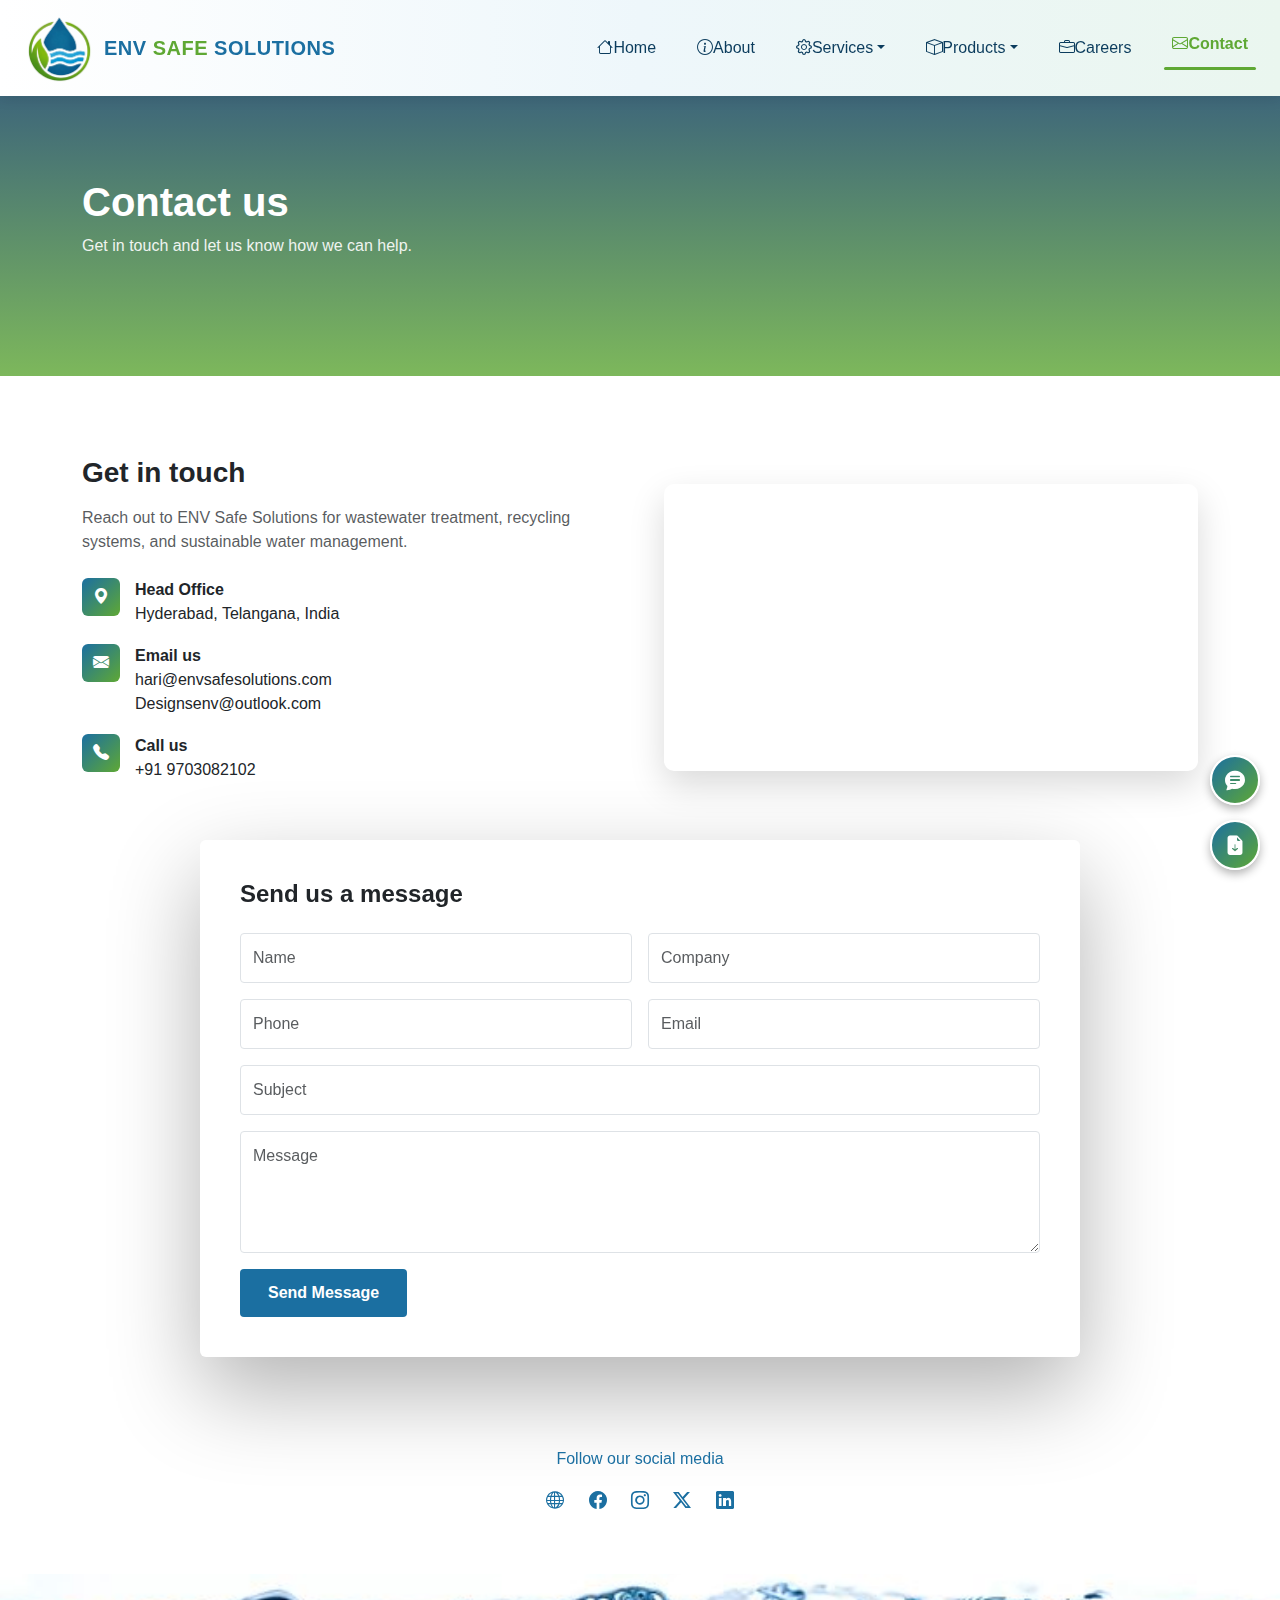
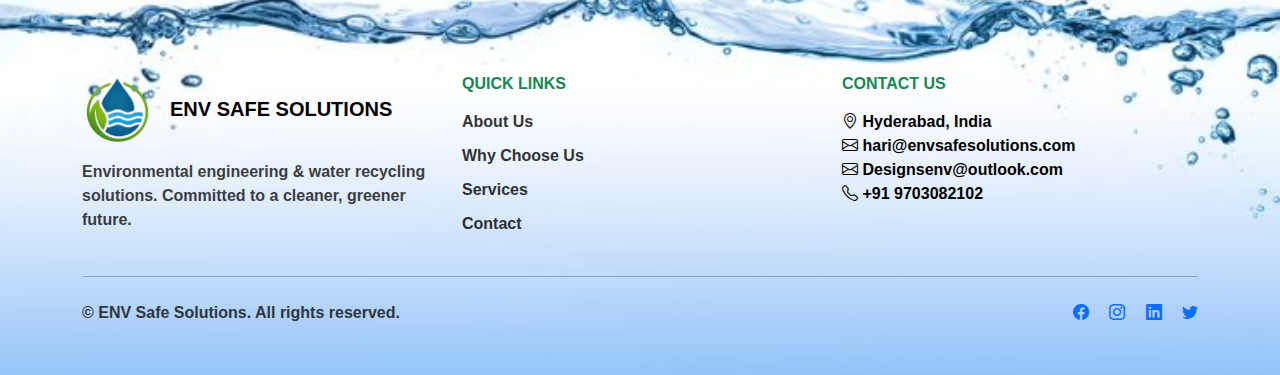
<file: contact.html>
<!DOCTYPE html>
<html lang="en">
<head>
<meta charset="UTF-8">
<title>Contact Us</title>
<meta name="viewport" content="width=device-width, initial-scale=1">

<link href="https://cdn.jsdelivr.net/npm/bootstrap@5.3.3/dist/css/bootstrap.min.css" rel="stylesheet">

<!-- Icons -->
<link href="https://cdn.jsdelivr.net/npm/bootstrap-icons/font/bootstrap-icons.css" rel="stylesheet">

<!-- Custom CSS -->
<link rel="stylesheet" href="style.css">

<style>
/* RESET */
body{
  margin:0;
  font-family:"Segoe UI",sans-serif;
  background:#f4f6f8;
}

/* ===== HERO STRIP ===== */
.hero{
  height:300px;
  background:
    linear-gradient(rgba(11, 60, 93, 0.8), rgba(95, 168, 52, 0.8)),
    url("https://images.unsplash.com/photo-1521791055366-0d553872125f");
  background-size:cover;
  background-position:center;
  display:flex;
  align-items:center;
  color:#fff;
  margin-top: 76px;
}
.hero h1{
  font-weight:800;
}
.hero p{
  opacity:.9;
}

/* ===== WHITE INFO SECTION ===== */
.info-section{
  background:#fff;
  padding:80px 0 40px;
}
.info-title{
  font-weight:700;
}
.info-item{
  display:flex;
  gap:15px;
  margin-bottom:18px;
}
.info-icon{
  width:38px;
  height:38px;
  background: linear-gradient(135deg, #1b6fa1, #5fa834);
  color:#fff;
  display:flex;
  align-items:center;
  justify-content:center;
  border-radius:6px;
  font-weight:700;
}

/* MAP / IMAGE */
.map-box{
  border-radius:10px;
  overflow:hidden;
  box-shadow:0 14px 35px rgba(0,0,0,.15);
}

/* ===== GREEN STRIP ===== */
.form-strip{
  padding-bottom: 60px;
  background: #fff;
  position:relative;
  display: flex;
  flex-direction: column;
  align-items: center;
}

/* FLOATING FORM */
.form-box{
  margin-top: 0;
  margin-bottom: 50px;
  background:#fff;
  width:90%;
  max-width:880px;
  padding:40px;
  border-radius:6px;
  box-shadow:0 35px 90px rgba(0,0,0,.3);
  position: relative;
  z-index: 1;
}

.form-box h4{
  font-weight:700;
  margin-bottom:25px;
}

.form-control{
  border-radius:4px;
  padding:12px;
}

.btn-send{
  background:#1b6fa1;
  color:#fff;
  border:none;
  padding:12px 28px;
  font-weight:600;
  border-radius:4px;
}
.btn-send:hover{
  background:#5fa834;
}

/* SOCIAL */
.social{
  text-align:center;
  margin-top:40px;
  color:#1b6fa1;
  position: relative;
  z-index: 1;
}
.social span{
  margin:0 10px;
  font-size:18px;
}
.navbar-brand img {
  height: 70px;
  width: auto;
}
@media (max-width: 991.98px) {
  .navbar-brand img {
    height: 60px;
  }
}
/* Fixed Right Bottom Sidebar Icons */
.quick-actions-sidebar {
  position: fixed;
  bottom: 30px;
  right: 20px;
  z-index: 1060;
  display: flex;
  flex-direction: column;
  gap: 15px;
}
.action-btn {
  width: 50px;
  height: 50px;
  border-radius: 50%;
  background: linear-gradient(135deg, #1b6fa1, #5fa834);
  color: #fff;
  display: flex;
  align-items: center;
  justify-content: center;
  font-size: 20px;
  box-shadow: 0 4px 10px rgba(0,0,0,0.3);
  transition: transform 0.3s ease;
  border: 2px solid #fff;
  text-decoration: none;
}
.action-btn:hover {
  transform: scale(1.15);
  color: #fff;
}
@media (max-width: 768px) {
  .quick-actions-sidebar {
    bottom: 100px;
    right: 15px;
  }
}
</style>
</head>

<body>

<!-- NAVBAR -->
<nav class="navbar navbar-expand-lg fixed-top navbar-scrolled">
  <div class="container-fluid px-4">

    <div class="d-flex align-items-center gap-3">
    <!-- LOGO + BRAND -->
    <a class="navbar-brand d-flex align-items-center gap-2" href="index.html">
      <img src="images/logo.png" alt="ENV Safe Solutions">
      <span class="brand-text">
        <span class="brand-env">ENV</span>
        <span class="brand-safe"> SAFE</span>
        <span class="brand-solutions"> SOLUTIONS</span>
      </span>
    </a>

    <!-- TOGGLER -->
    <button class="navbar-toggler" type="button" data-bs-toggle="collapse" data-bs-target="#envNav">
      <span class="navbar-toggler-icon"></span>
    </button>
    </div>

    <!-- MENU -->
    <div class="collapse navbar-collapse justify-content-end" id="envNav">
      <ul class="navbar-nav mb-2 mb-lg-0">
        <li class="nav-item"><a class="nav-link nav-link-item" href="index.html"><i class="bi bi-house"></i>Home</a></li>
        <li class="nav-item"><a class="nav-link nav-link-item" href="about.html"><i class="bi bi-info-circle"></i>About</a></li>
        <li class="nav-item dropdown">
          <a class="nav-link nav-link-item dropdown-toggle" href="#" role="button" data-bs-toggle="dropdown" aria-expanded="false"><i class="bi bi-gear"></i>Services</a>
          <ul class="dropdown-menu">
            <li><a class="dropdown-item" href="services.html">All Services</a></li>
            <li><hr class="dropdown-divider"></li>
            <li><a class="dropdown-item" href="service-detail.html?id=design">Design & Engineering</a></li>
            <li><a class="dropdown-item" href="service-detail.html?id=epc">EPC & Turnkey</a></li>
            <li><a class="dropdown-item" href="service-detail.html?id=om">Operation & Maintenance</a></li>
            <li><a class="dropdown-item" href="service-detail.html?id=upgrade">Plant Upgradation</a></li>
            <li><a class="dropdown-item" href="service-detail.html?id=retrofit">Retrofitting</a></li>
            <li><a class="dropdown-item" href="service-detail.html?id=compliance">Compliance Support</a></li>
            <li><a class="dropdown-item" href="service-detail.html?id=mee">MEE Services</a></li>
          </ul>
        </li>
        <li class="nav-item dropdown">
          <a class="nav-link nav-link-item dropdown-toggle" href="#" role="button" data-bs-toggle="dropdown" aria-expanded="false"><i class="bi bi-box"></i>Products</a>
          <ul class="dropdown-menu">
            <li><a class="dropdown-item" href="products.html">All Products</a></li>
            <li><hr class="dropdown-divider"></li>
            <li><a class="dropdown-item" href="product-detail.html?id=wwtp">WWTP</a></li>
            <li><a class="dropdown-item" href="product-detail.html?id=iwtp">IWTP</a></li>
            <li><a class="dropdown-item" href="product-detail.html?id=stp">STP</a></li>
            <li><a class="dropdown-item" href="product-detail.html?id=etp">ETP</a></li>
            <li><a class="dropdown-item" href="product-detail.html?id=mbr">MBR</a></li>
            <li><a class="dropdown-item" href="product-detail.html?id=zld">ZLD System</a></li>
            <li><a class="dropdown-item" href="product-detail.html?id=services">Treatment Services</a></li>
            <li><a class="dropdown-item" href="product-detail.html?id=design_consultancy">Design Consultancy</a></li>
            <li><a class="dropdown-item" href="product-detail.html?id=lab_training">Lab Supply & Training</a></li>
            <li><a class="dropdown-item" href="product-detail.html?id=revamping">Revamping & Upgrade</a></li>
          </ul>
        </li>
        <li class="nav-item"><a class="nav-link nav-link-item" href="careers.html"><i class="bi bi-briefcase"></i>Careers</a></li>
        <li class="nav-item"><a class="nav-link nav-link-item active" href="contact.html"><i class="bi bi-envelope"></i>Contact</a></li>
      </ul>
    </div>

  </div>
</nav>

<!-- HERO -->
<section class="hero">
  <div class="container">
    <h1>Contact us</h1>
    <p>Get in touch and let us know how we can help.</p>
  </div>
</section>

<!-- INFO -->
<section class="info-section">
  <div class="container">
    <div class="row align-items-center g-5">

      <!-- LEFT -->
      <div class="col-lg-6">
        <h3 class="info-title mb-3">Get in touch</h3>
        <p class="text-muted mb-4">
          Reach out to ENV Safe Solutions for wastewater treatment,
          recycling systems, and sustainable water management.
        </p>

        <div class="info-item">
          <div class="info-icon"><i class="bi bi-geo-alt-fill"></i></div>
          <div>
            <strong>Head Office</strong><br>
            Hyderabad, Telangana, India
          </div>
        </div>

        <div class="info-item">
          <div class="info-icon"><i class="bi bi-envelope-fill"></i></div>
          <div>
            <strong>Email us</strong><br>
            hari@envsafesolutions.com<br>
            Designsenv@outlook.com
          </div>
        </div>

        <div class="info-item">
          <div class="info-icon"><i class="bi bi-telephone-fill"></i></div>
          <div>
            <strong>Call us</strong><br>
            +91 9703082102
          </div>
        </div>
      </div>

      <!-- RIGHT -->
      <div class="col-lg-6">
        <div class="map-box">
          <iframe
            src="https://www.google.com/maps?q=Hyderabad,India&output=embed"
            width="100%"
            height="280"
            style="border:0"
            loading="lazy">
          </iframe>
        </div>
      </div>

    </div>
  </div>
</section>

<!-- GREEN STRIP + FORM -->
<section class="form-strip ">

  <div class="form-box">
    <h4>Send us a message</h4>

    <form>
      <div class="row g-3">
        <div class="col-md-6">
          <input class="form-control" placeholder="Name">
        </div>
        <div class="col-md-6">
          <input class="form-control" placeholder="Company">
        </div>
        <div class="col-md-6">
          <input class="form-control" placeholder="Phone">
        </div>
        <div class="col-md-6">
          <input class="form-control" placeholder="Email">
        </div>
        <div class="col-12">
          <input class="form-control" placeholder="Subject">
        </div>
        <div class="col-12">
          <textarea class="form-control" rows="4" placeholder="Message"></textarea>
        </div>
        <div class="col-12">
          <button class="btn-send">Send Message</button>
        </div>
      </div>
    </form>
  </div>

  <div class="social">
    <p>Follow our social media</p>
    <span><i class="bi bi-globe"></i></span>
    <span><i class="bi bi-facebook"></i></span>
    <span><a href="https://www.instagram.com/envsafesolutions/" class="text-decoration-none" style="color: inherit;"><i class="bi bi-instagram"></i></a></span>
    <span><i class="bi bi-twitter-x"></i></span>
    <span><i class="bi bi-linkedin"></i></span>
  </div>

</section>

<!-- FIXED QUICK ACTIONS SIDEBAR -->
<div class="quick-actions-sidebar">
  <!-- Request Consultation -->
  <button type="button" class="action-btn" data-bs-toggle="modal" data-bs-target="#quickActionModal" title="Request Consultation">
    <i class="bi bi-chat-text-fill"></i>
  </button>
  <!-- Download Profile -->
  <a href="Company-Profile-ENV-Safe-Solutions.pdf" download class="action-btn" title="Download Company Profile">
    <i class="bi bi-file-earmark-arrow-down-fill"></i>
  </a>
</div>

<!-- QUICK ACTION MODAL -->
<div class="modal fade" id="quickActionModal" tabindex="-1" aria-hidden="true">
  <div class="modal-dialog modal-dialog-centered">
    <div class="modal-content">
      <div class="modal-header">
        <h5 class="modal-title fw-bold">Request Consultation</h5>
        <button type="button" class="btn-close" data-bs-dismiss="modal" aria-label="Close"></button>
      </div>
      <div class="modal-body">
        <form>
          <div class="mb-3"><input type="text" class="form-control" placeholder="Your Name" required></div>
          <div class="mb-3"><input type="email" class="form-control" placeholder="Email Address" required></div>
          <div class="mb-3"><input type="tel" class="form-control" placeholder="Phone Number" required></div>
          <div class="mb-3"><textarea class="form-control" rows="3" placeholder="How can we help you?"></textarea></div>
          <button type="submit" class="btn btn-primary w-100" style="background: #1b6fa1; border: none;">Submit Request</button>
        </form>
      </div>
    </div>
  </div>
</div>

<!-- FOOTER -->
<footer class="footer" id="contact">
  <div class="container">
    <div class="row g-4">
      <div class="col-md-4">
        <div class="d-flex align-items-center gap-3 mb-3">
          <img src="images/logo.png" alt="ENV Logo" style="height: 70px;">
          <h5 class="text-uppercase mb-0 fw-bold">ENV SAFE SOLUTIONS</h5>
        </div>
        <p class="opacity-75">Environmental engineering & water recycling solutions. Committed to a cleaner, greener future.</p>
      </div>
      <div class="col-md-4">
        <h6 class="text-uppercase mb-3 fw-bold text-success">Quick Links</h6>
        <ul class="footer-links">
          <li><a href="about.html" class="text-decoration-none text-black fw-bold">About Us</a></li>
          <li><a href="index.html#why-us" class="text-decoration-none text-black fw-bold">Why Choose Us</a></li>
          <li><a href="services.html" class="text-decoration-none text-black fw-bold">Services</a></li>
          <li><a href="contact.html" class="text-decoration-none text-black fw-bold">Contact</a></li>
        </ul>
      </div>
      <div class="col-md-4">
        <h6 class="text-uppercase mb-3 fw-bold text-success">Contact Us</h6>
        <div class="footer-contact-row">
          <span class="footer-icon"><i class="bi bi-geo-alt"></i></span>
          <span>Hyderabad, India</span>
        </div>
        <div class="footer-contact-row">
          <span class="footer-icon"><i class="bi bi-envelope"></i></span>
          <span>hari@envsafesolutions.com</span>
        </div>
        <div class="footer-contact-row">
          <span class="footer-icon"><i class="bi bi-envelope"></i></span>
          <span>Designsenv@outlook.com</span>
        </div>
        <div class="footer-contact-row">
          <span class="footer-icon"><i class="bi bi-telephone"></i></span>
          <span>+91 9703082102</span>
        </div>
      </div>
    </div>
    <hr class="my-4 opacity-25">
    <div class="row align-items-center">
      <div class="col-md-6 text-center text-md-start">
        <p class="mb-0 opacity-75">© ENV Safe Solutions. All rights reserved.</p>
      </div>
      <div class="col-md-6 text-center text-md-end">
        <a href="#" class="social-icon-gradient me-3"><i class="bi bi-facebook"></i></a>
        <a href="https://www.instagram.com/envsafesolutions/" class="social-icon-gradient me-3"><i class="bi bi-instagram"></i></a>
        <a href="#" class="social-icon-gradient me-3"><i class="bi bi-linkedin"></i></a>
        <a href="#" class="social-icon-gradient"><i class="bi bi-twitter"></i></a>
      </div>
    </div>
  </div>
</footer>

<!-- Bootstrap JS -->
<script src="https://cdn.jsdelivr.net/npm/bootstrap@5.3.3/dist/js/bootstrap.bundle.min.js"></script>
</body>
</html>
</file>
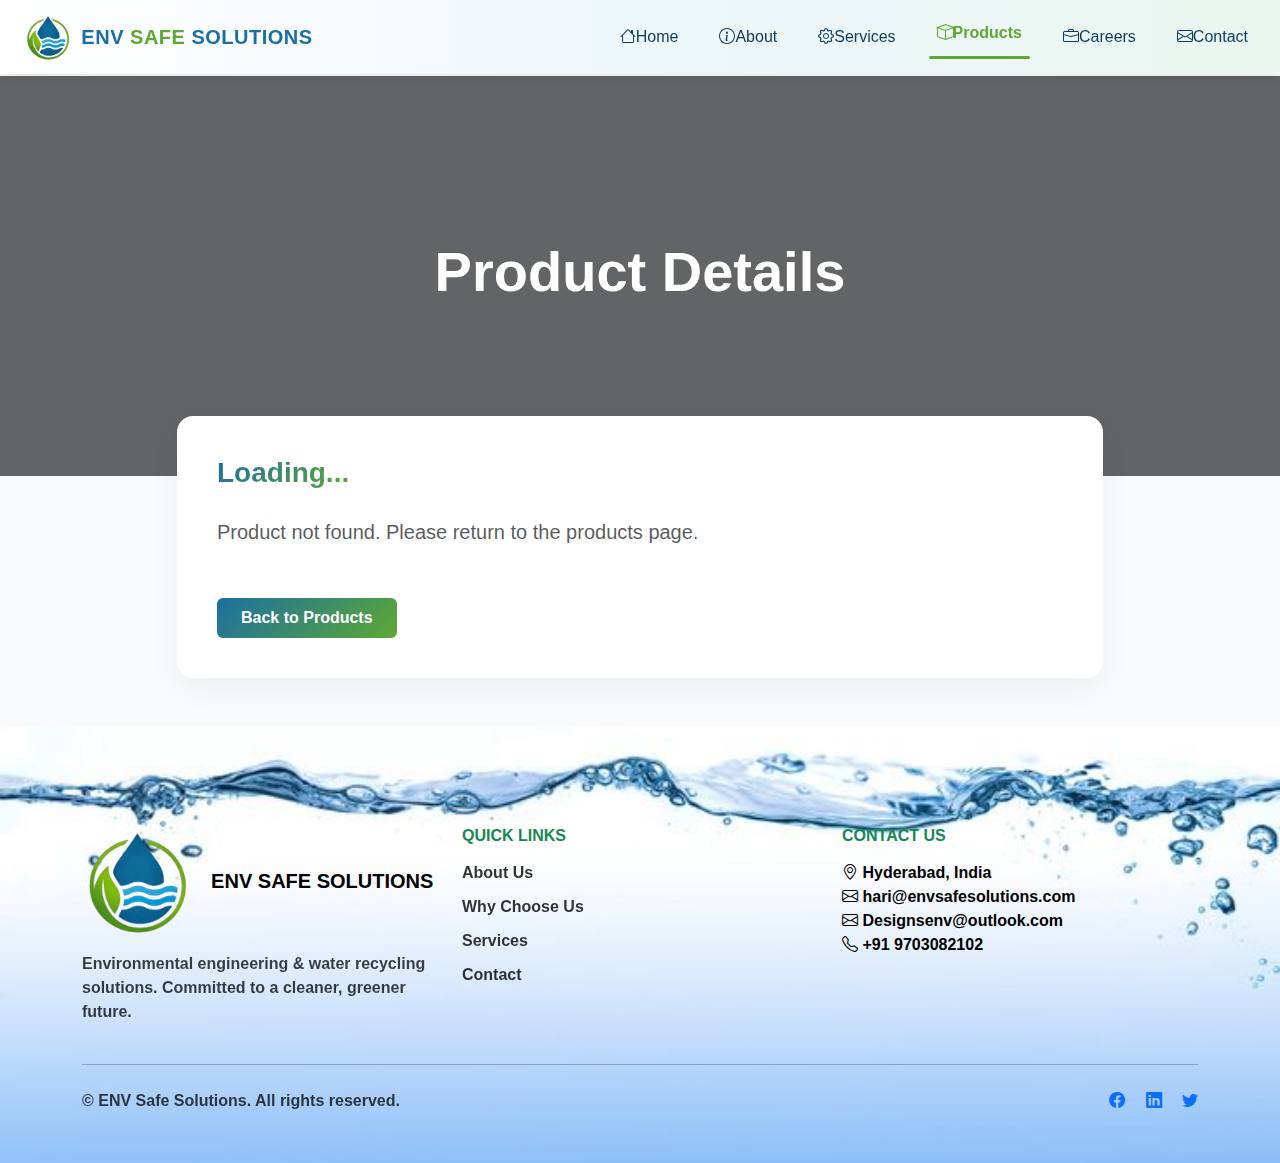
<file: product-detail.html>
<!DOCTYPE html>
<html lang="en">
<head>
  <meta charset="UTF-8">
  <title>Product Details - ENV Safe Solutions</title>
  <meta name="viewport" content="width=device-width, initial-scale=1">

  <!-- Bootstrap CSS -->
  <link href="https://cdn.jsdelivr.net/npm/bootstrap@5.3.3/dist/css/bootstrap.min.css" rel="stylesheet">

  <!-- Bootstrap Icons -->
  <link href="https://cdn.jsdelivr.net/npm/bootstrap-icons/font/bootstrap-icons.css" rel="stylesheet">

  <!-- Custom CSS -->
  <link rel="stylesheet" href="style.css">
  <style>
    body {
      background-color: #f8fafc;
    }
    .detail-hero {
      height: 400px;
      background-size: cover;
      background-position: center;
      position: relative;
      margin-top: 76px;
    }
    .detail-hero::before {
      content: "";
      position: absolute;
      top: 0; left: 0; right: 0; bottom: 0;
      background: rgba(0,0,0,0.6);
    }
    .detail-hero-content {
      position: relative;
      z-index: 2;
      height: 100%;
      display: flex;
      align-items: center;
      justify-content: center;
      text-align: center;
      color: #fff;
    }
    .content-box {
      background: #fff;
      padding: 40px;
      border-radius: 16px;
      box-shadow: 0 10px 30px rgba(0,0,0,0.05);
      margin-top: -60px;
      position: relative;
      z-index: 3;
    }
    @media (max-width: 991.98px) {
      .navbar-brand img {
        height: 110px;
        width: auto;
      }
    }
    /* Theme Colors */
    .text-theme {
      background: linear-gradient(135deg, #1b6fa1, #5fa834);
      -webkit-background-clip: text;
      background-clip: text;
      -webkit-text-fill-color: transparent;
      display: inline-block;
    }
    .btn-outline-primary {
      color: #5fa834;
      border-color: #5fa834;
      font-weight: 600;
    }
    .btn-outline-primary:hover {
      background: linear-gradient(135deg, #1b6fa1, #5fa834);
      border-color: transparent;
      color: #fff;
    }
    /* Filled Theme Button */
    .btn-theme-filled {
      background: linear-gradient(135deg, #1b6fa1, #5fa834);
      border: none;
      color: #fff;
      font-weight: 600;
    }
    .btn-theme-filled:hover {
      background: linear-gradient(135deg, #5fa834, #1b6fa1);
      color: #fff;
      box-shadow: 0 5px 15px rgba(27, 111, 161, 0.3);
    }
  </style>
</head>
<body>

<!-- NAVBAR -->
<nav class="navbar navbar-expand-lg fixed-top navbar-scrolled">
  <div class="container-fluid px-4">
    <div class="d-flex align-items-center gap-3">
    <a class="navbar-brand d-flex align-items-center gap-2" href="index.html">
      <img src="images/logo.png" alt="ENV Safe Solutions">
      <span class="brand-text">
        <span class="brand-env">ENV</span>
        <span class="brand-safe"> SAFE</span>
        <span class="brand-solutions"> SOLUTIONS</span>
      </span>
    </a>
    <button class="navbar-toggler" type="button" data-bs-toggle="collapse" data-bs-target="#envNav">
      <span class="navbar-toggler-icon"></span>
    </button>
    </div>
    <div class="collapse navbar-collapse justify-content-end" id="envNav">
      <ul class="navbar-nav mb-2 mb-lg-0">
        <li class="nav-item"><a class="nav-link nav-link-item" href="index.html"><i class="bi bi-house"></i>Home</a></li>
        <li class="nav-item"><a class="nav-link nav-link-item" href="about.html"><i class="bi bi-info-circle"></i>About</a></li>
        <li class="nav-item"><a class="nav-link nav-link-item" href="services.html"><i class="bi bi-gear"></i>Services</a></li>
        <li class="nav-item"><a class="nav-link nav-link-item active" href="products.html"><i class="bi bi-box"></i>Products</a></li>
        <li class="nav-item"><a class="nav-link nav-link-item" href="careers.html"><i class="bi bi-briefcase"></i>Careers</a></li>
        <li class="nav-item"><a class="nav-link nav-link-item" href="contact.html"><i class="bi bi-envelope"></i>Contact</a></li>
      </ul>
    </div>
  </div>
</nav>

<!-- HERO SECTION -->
<div class="detail-hero" id="heroBg">
  <div class="container detail-hero-content">
    <h1 class="display-4 fw-bold" id="pageTitle">Product Details</h1>
  </div>
</div>

<!-- CONTENT SECTION -->
<div class="container pb-5">
  <div class="row justify-content-center">
    <div class="col-lg-10">
      <div class="content-box">
        <h3 class="fw-bold text-theme mb-4" id="contentTitle">Loading...</h3>
        <div id="contentBody" class="text-muted lead" style="line-height: 1.8;">
          <!-- Content injected via JS -->
        </div>
        <div class="mt-5">
          <a href="products.html" class="btn btn-theme-filled px-4 py-2">Back to Products</a>
        </div>
      </div>
    </div>
  </div>
</div>

<!-- FOOTER -->
<footer class="footer" id="contact">
  <div class="container">
    <div class="row g-4">
      <div class="col-md-4">
        <div class="d-flex align-items-center gap-3 mb-3">
          <img src="images/logo.png" alt="ENV Logo" style="height: 110px;">
          <h5 class="text-uppercase mb-0 fw-bold">ENV SAFE SOLUTIONS</h5>
        </div>
        <p class="opacity-75">Environmental engineering & water recycling solutions. Committed to a cleaner, greener future.</p>
      </div>
      <div class="col-md-4">
        <h6 class="text-uppercase mb-3 fw-bold text-success">Quick Links</h6>
        <ul class="footer-links">
          <li><a href="about.html" class="text-decoration-none text-black fw-bold">About Us</a></li>
          <li><a href="index.html#why-us" class="text-decoration-none text-black fw-bold">Why Choose Us</a></li>
          <li><a href="services.html" class="text-decoration-none text-black fw-bold">Services</a></li>
          <li><a href="contact.html" class="text-decoration-none text-black fw-bold">Contact</a></li>
        </ul>
      </div>
      <div class="col-md-4">
        <h6 class="text-uppercase mb-3 fw-bold text-success">Contact Us</h6>
        <div class="footer-contact-row">
          <span class="footer-icon"><i class="bi bi-geo-alt"></i></span>
          <span>Hyderabad, India</span>
        </div>
        <div class="footer-contact-row">
          <span class="footer-icon"><i class="bi bi-envelope"></i></span>
          <span>hari@envsafesolutions.com</span>
        </div>
        <div class="footer-contact-row">
          <span class="footer-icon"><i class="bi bi-envelope"></i></span>
          <span>Designsenv@outlook.com</span>
        </div>
        <div class="footer-contact-row">
          <span class="footer-icon"><i class="bi bi-telephone"></i></span>
          <span>+91 9703082102</span>
        </div>
      </div>
    </div>
    <hr class="my-4 opacity-25">
    <div class="row align-items-center">
      <div class="col-md-6 text-center text-md-start">
        <p class="mb-0 opacity-75">© ENV Safe Solutions. All rights reserved.</p>
      </div>
      <div class="col-md-6 text-center text-md-end">
        <a href="#" class="social-icon-gradient me-3"><i class="bi bi-facebook"></i></a>
        <a href="#" class="social-icon-gradient me-3"><i class="bi bi-linkedin"></i></a>
        <a href="#" class="social-icon-gradient"><i class="bi bi-twitter"></i></a>
      </div>
    </div>
  </div>
</footer>

<!-- Bootstrap JS -->
<script src="https://cdn.jsdelivr.net/npm/bootstrap@5.3.3/dist/js/bootstrap.bundle.min.js"></script>

<script>
  const products = {
    "biological": {
      title: "ASP, SBR, MBBR Systems",
      img: "images/product-1.png",
      body: `<p>We provide comprehensive biological treatment solutions including Activated Sludge Process (ASP), Sequencing Batch Reactors (SBR), and Moving Bed Biofilm Reactors (MBBR). These systems are engineered for efficient organic matter removal, nitrification, and denitrification, ensuring compliance with strict discharge norms.</p>
             <h5 class="mt-4 text-theme fw-bold">Technology Overview:</h5>
             <ul class="mt-2">
                 <li><strong>Activated Sludge Process (ASP):</strong> A proven, cost-effective method for treating municipal and industrial wastewater using suspended growth of microorganisms. Ideal for large volumes with consistent characteristics.</li>
                 <li><strong>Sequencing Batch Reactor (SBR):</strong> A compact, batch-process system that performs aeration, settlement, and decanting in a single tank. Offers flexibility for varying flow rates and high nutrient removal efficiency.</li>
                 <li><strong>Moving Bed Biofilm Reactor (MBBR):</strong> Utilizes floating plastic carriers to provide a large surface area for biofilm growth. This technology is highly resilient to shock loads and requires a smaller footprint compared to conventional systems.</li>
             </ul>
             <h5 class="mt-4 text-theme fw-bold">Key Advantages:</h5>
             <ul class="mt-2">
                 <li><strong>High Efficiency:</strong> Superior removal of BOD, COD, and nutrients (N & P).</li>
                 <li><strong>Compact Design:</strong> MBBR and SBR technologies offer significant space savings.</li>
                 <li><strong>Process Stability:</strong> Robust systems capable of handling hydraulic and organic shock loads.</li>
                 <li><strong>Automation:</strong> Integrated PLC/SCADA for automated sludge handling and aeration control.</li>
             </ul>
             <h5 class="mt-4 text-theme fw-bold">Applications:</h5>
             <p>Suitable for Sewage Treatment Plants (STP), Effluent Treatment Plants (ETP) in Textile, Pharma, Chemical, and Food Processing industries.</p>`
    },
    "membrane": {
      title: "Membrane Filtration Systems",
      img: "images/product-3.jpeg",
      body: `<p>Our membrane portfolio includes Spiral RO for high-purity water recovery, Plate & Tube (PT) RO for high COD/TDS applications, Tubular Filtration Modules (TFM) for difficult effluents, and Membrane Bioreactors (MBR) combining biological treatment with ultrafiltration for superior effluent quality.</p>
             <h5 class="mt-4 text-theme fw-bold">Membrane Technologies:</h5>
             <ul class="mt-2">
                 <li><strong>Spiral Wound RO:</strong> The industry standard for desalination and water reuse, offering high surface area and energy efficiency. Best suited for pre-treated water with low suspended solids.</li>
                 <li><strong>Plate & Tube (PT) RO:</strong> Designed with open channels to handle high fouling potential wastewater. It operates at higher pressures and can treat effluents with higher COD and TDS levels.</li>
                 <li><strong>Tubular Filtration Modules (TFM):</strong> Robust tubular membranes capable of handling high suspended solids, oils, and grease. ideal for primary separation and lime slurry concentration.</li>
                 <li><strong>Membrane Bioreactor (MBR):</strong> Combines activated sludge treatment with membrane filtration (UF/MF), eliminating the need for secondary clarifiers and producing high-quality permeate suitable for direct reuse.</li>
             </ul>
             <h5 class="mt-4 text-theme fw-bold">Performance Metrics:</h5>
             <ul class="mt-2">
                 <li><strong>Recovery Rates:</strong> Up to 90-95% water recovery depending on feed quality.</li>
                 <li><strong>Permeate Quality:</strong> Consistent low SDI and TDS, suitable for boiler feed or process reuse.</li>
                 <li><strong>Longevity:</strong> CIP (Clean-In-Place) systems ensure prolonged membrane life.</li>
             </ul>`
    },
    "zld": {
      title: "Stripper, MEE, ATFD Systems",
      img: "images/product-4.jpeg",
      body: `<p>Our Zero Liquid Discharge (ZLD) solutions include Steam Strippers for volatile organic removal, Multi-Effect Evaporators (MEE) for concentrating high TDS effluents, and Agitated Thin Film Dryers (ATFD) for final drying of salts, ensuring complete water recovery and solid waste management.</p>
             <h5 class="mt-4 text-theme fw-bold">System Components:</h5>
             <ul class="mt-2">
                 <li><strong>Steam Strippers:</strong> Packed column towers designed to strip volatile organic compounds (VOCs), ammonia, and solvents from wastewater before evaporation, protecting downstream equipment.</li>
                 <li><strong>Multi-Effect Evaporators (MEE):</strong> Utilizes steam economy principles where vapor from one effect heats the next. We offer Falling Film, Forced Circulation, and Rising Film evaporators tailored to the scaling tendency of the effluent.</li>
                 <li><strong>Agitated Thin Film Dryer (ATFD):</strong> A vertical dryer with a high-speed rotor that creates a thin film on the heated wall, converting concentrated slurry into dry powder/salts, achieving true ZLD.</li>
             </ul>
             <h5 class="mt-4 text-theme fw-bold">Benefits:</h5>
             <ul class="mt-2">
                 <li><strong>Environmental Compliance:</strong> Meets strict "Zero Discharge" norms mandated by pollution control boards.</li>
                 <li><strong>Water Recovery:</strong> Recovers >95% of wastewater as high-quality condensate for process reuse.</li>
                 <li><strong>Resource Recovery:</strong> Potential to recover valuable salts or by-products from the waste stream.</li>
                 <li><strong>Energy Efficiency:</strong> Optimized thermal design and Mechanical Vapor Recompression (MVR) options to minimize steam consumption.</li>
             </ul>`
    }
  };

  const params = new URLSearchParams(window.location.search);
  const id = params.get("id");
  const data = products[id];

  if (data) {
    document.getElementById("pageTitle").innerText = data.title;
    document.getElementById("contentTitle").innerText = data.title;
    document.getElementById("contentBody").innerHTML = data.body;
    document.getElementById("heroBg").style.backgroundImage = `url('${data.img}')`;
  } else {
    document.getElementById("contentBody").innerHTML = "<p>Product not found. Please return to the products page.</p>";
  }
</script>

</body>
</html>
</file>
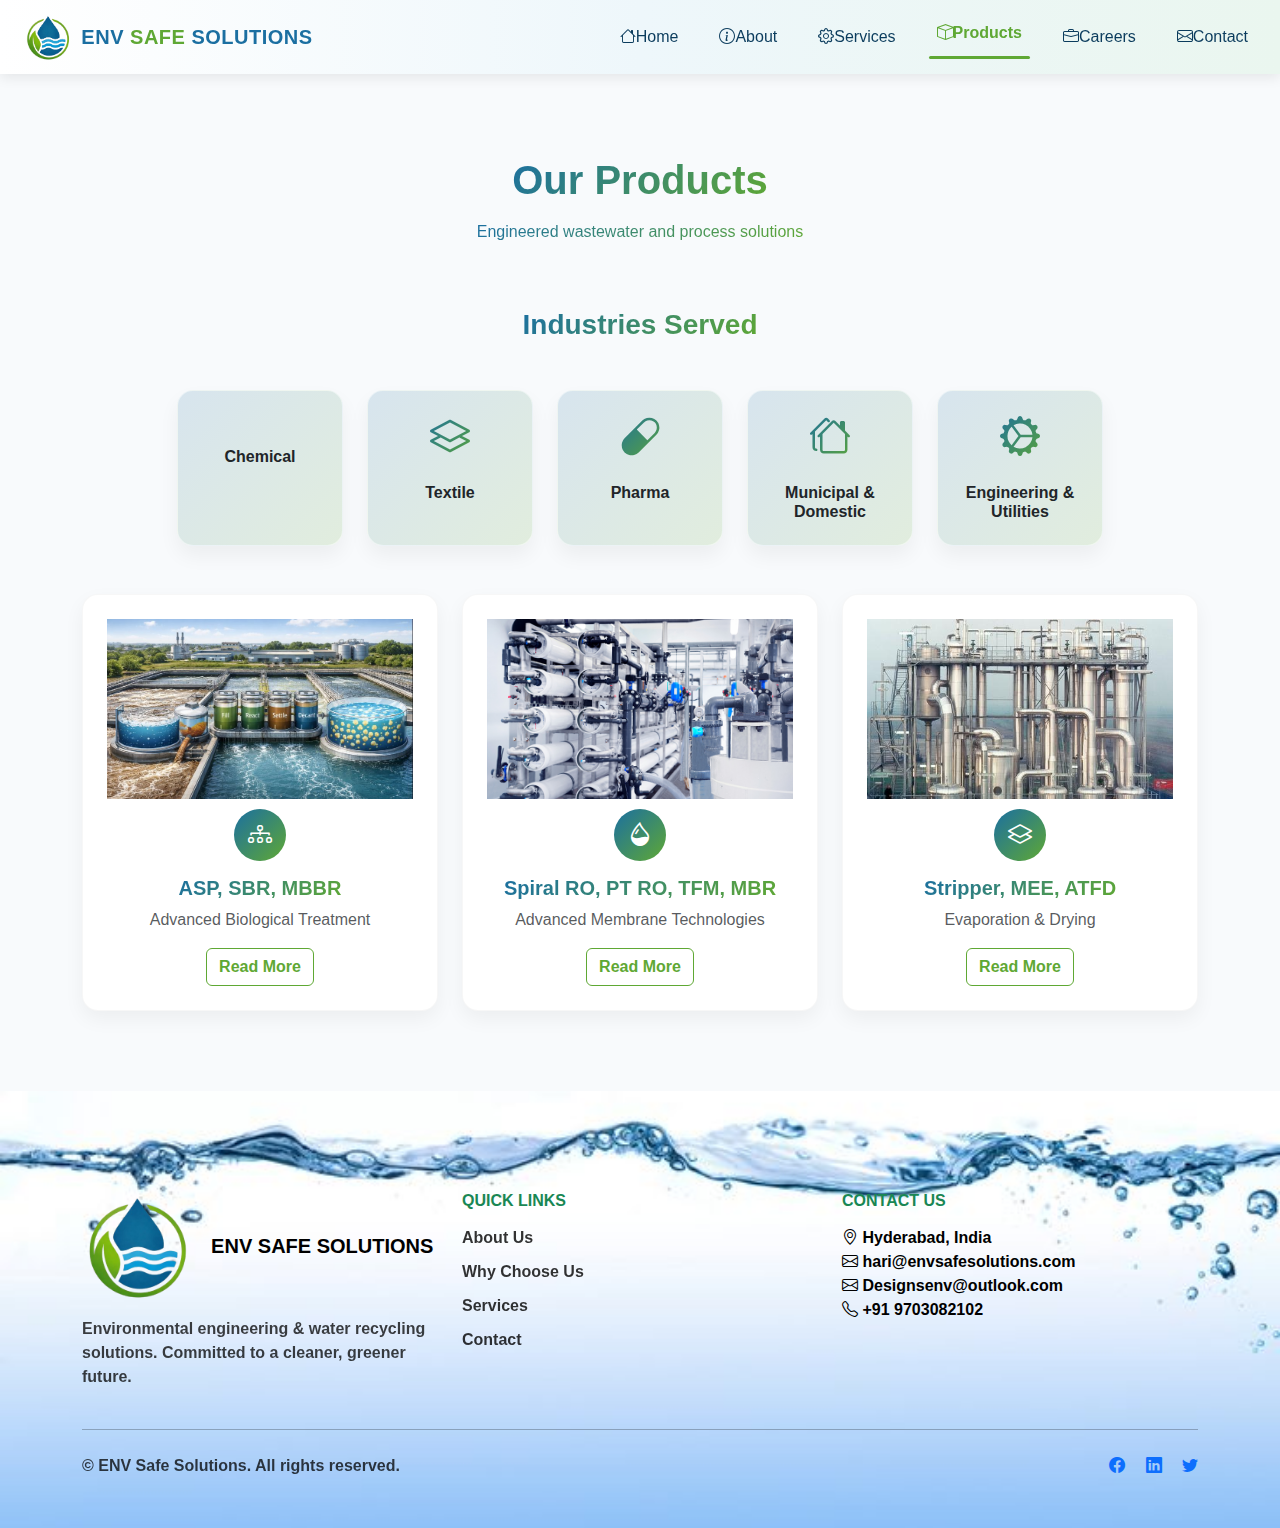
<file: products.html>
<!DOCTYPE html>
<html lang="en">
<head>
  <meta charset="UTF-8" />
  <title>Products – Read More Card</title>
  <meta name="viewport" content="width=device-width, initial-scale=1" />

  <!-- Bootstrap -->
  <link href="https://cdn.jsdelivr.net/npm/bootstrap@5.3.3/dist/css/bootstrap.min.css" rel="stylesheet">

  <!-- Icons -->
  <link href="https://cdn.jsdelivr.net/npm/bootstrap-icons/font/bootstrap-icons.css" rel="stylesheet">

  <!-- Custom CSS -->
  <link rel="stylesheet" href="style.css">

  <style>
    body {
      background: #f8fafc;
      font-family: "Segoe UI", sans-serif;
    }

    .section-padding {
      padding: 80px 0;
    }

    .product-card {
      background: #fff;
      border-radius: 16px;
      overflow: hidden;
      height: 100%;
      transition: all 0.35s ease;
      box-shadow: 0 8px 20px rgba(0,0,0,0.05);
    }

    .product-card:hover {
      transform: translateY(-10px);
      box-shadow: 0 25px 50px rgba(27, 111, 161, 0.25);
    }

    .product-img {
      height: 180px;
      object-fit: cover;
    }

    .icon-badge {
      width: 52px;
      height: 52px;
      border-radius: 50%;
      background: linear-gradient(135deg, #1b6fa1, #5fa834);
      color: #fff;
      display: flex;
      align-items: center;
      justify-content: center;
      font-size: 24px;
      margin: 10px auto 15px;
    }

    /* Theme Button Override */
    .btn-outline-primary {
      color: #5fa834;
      border-color: #5fa834;
      font-weight: 600;
    }
    .btn-outline-primary:hover {
      background: linear-gradient(135deg, #1b6fa1, #5fa834);
      border-color: transparent;
      color: #fff;
    }
    .text-theme {
      background: linear-gradient(135deg, #1b6fa1, #5fa834);
      -webkit-background-clip: text;
      background-clip: text;
      -webkit-text-fill-color: transparent;
      display: inline-block;
    }
    @media (max-width: 991.98px) {
      .navbar-brand img {
        height: 110px;
        width: auto;
      }
    }
    /* Industry Tile Cards */
    .industry-tile {
       background: linear-gradient(135deg, rgba(27, 111, 161, 0.15), rgba(95, 168, 52, 0.15));
      border: 1px solid rgba(255, 255, 255, 0.5);
      border-radius: 16px;
      box-shadow: 0 10px 20px rgba(0, 0, 0, 0.05);
      transition: all 0.3s ease;
    }
    .industry-tile:hover {
      transform: translateY(-8px);
      box-shadow: 0 20px 40px rgba(27, 111, 161, 0.15);
      background: linear-gradient(135deg, rgba(27, 111, 161, 0.15), rgba(95, 168, 52, 0.15));
    }
  </style>
</head>

<body>

<!-- NAVBAR -->
<nav class="navbar navbar-expand-lg fixed-top navbar-scrolled">
  <div class="container-fluid px-4">

    <div class="d-flex align-items-center gap-3">
    <!-- LOGO + BRAND -->
    <a class="navbar-brand d-flex align-items-center gap-2" href="index.html">
      <img src="images/logo.png" alt="ENV Safe Solutions">
      <span class="brand-text">
        <span class="brand-env">ENV</span>
        <span class="brand-safe"> SAFE</span>
        <span class="brand-solutions"> SOLUTIONS</span>
      </span>
    </a>

    <!-- TOGGLER -->
    <button class="navbar-toggler" type="button" data-bs-toggle="collapse" data-bs-target="#envNav">
      <span class="navbar-toggler-icon"></span>
    </button>
    </div>

    <!-- MENU -->
    <div class="collapse navbar-collapse justify-content-end" id="envNav">
      <ul class="navbar-nav mb-2 mb-lg-0">
        <li class="nav-item"><a class="nav-link nav-link-item" href="index.html"><i class="bi bi-house"></i>Home</a></li>
        <li class="nav-item"><a class="nav-link nav-link-item" href="about.html"><i class="bi bi-info-circle"></i>About</a></li>
        <li class="nav-item"><a class="nav-link nav-link-item" href="services.html"><i class="bi bi-gear"></i>Services</a></li>
        <li class="nav-item"><a class="nav-link nav-link-item active" href="products.html"><i class="bi bi-box"></i>Products</a></li>
        <li class="nav-item"><a class="nav-link nav-link-item" href="careers.html"><i class="bi bi-briefcase"></i>Careers</a></li>
        <li class="nav-item"><a class="nav-link nav-link-item" href="contact.html"><i class="bi bi-envelope"></i>Contact</a></li>
      </ul>
    </div>

  </div>
</nav>

<section class="section-padding" style="margin-top: 76px;">
  <div class="container">

    <div class="text-center mb-5">
      <div class="mb-2"><h1 class="fw-bold text-theme">Our Products</h1></div>
      <div><p class="text-theme">
        Engineered wastewater and process solutions
      </p></div>
    </div>

    <!-- INDUSTRIES SERVED -->
    <div class="row g-4 justify-content-center text-center mb-5">
      <div class="col-12">
        <h3 class="fw-bold mb-4 text-theme">Industries Served</h3>
      </div>
      <div class="col-6 col-md-2">
        <div class="p-3 industry-tile h-100">
          <i class="bi bi-flask fs-1 text-theme"></i>
          <h6 class="mt-3 fw-bold">Chemical</h6>
        </div>
      </div>
      <div class="col-6 col-md-2">
        <div class="p-3 industry-tile h-100">
          <i class="bi bi-layers fs-1 text-theme"></i>
          <h6 class="mt-3 fw-bold">Textile</h6>
        </div>
      </div>
      <div class="col-6 col-md-2">
        <div class="p-3 industry-tile h-100">
          <i class="bi bi-capsule fs-1 text-theme"></i>
          <h6 class="mt-3 fw-bold">Pharma</h6>
        </div>
      </div>
      <div class="col-6 col-md-2">
        <div class="p-3 industry-tile h-100">
          <i class="bi bi-houses fs-1 text-theme"></i>
          <h6 class="mt-3 fw-bold">Municipal & Domestic</h6>
        </div>
      </div>
      <div class="col-6 col-md-2">
        <div class="p-3 industry-tile h-100">
          <i class="bi bi-gear-wide-connected fs-1 text-theme"></i>
          <h6 class="mt-3 fw-bold">Engineering & Utilities</h6>
        </div>
      </div>
    </div>

    <!-- PRODUCT GRID -->
    <div class="row g-4 justify-content-center" id="productGrid">

      <div class="col-md-4 product-wrapper">
        <div class="product-card text-center p-4">
          <img src="images/product-1.jpeg" class="w-100 product-img">
          <div class="icon-badge"><i class="bi bi-diagram-3"></i></div>
          <h5 class="text-theme fw-bold">ASP, SBR, MBBR</h5>
          <p class="text-muted">Advanced Biological Treatment</p>
          <a href="product-detail.html?id=biological" class="btn btn-outline-primary">Read More</a>
        </div>
      </div>

      <div class="col-md-4 product-wrapper">
        <div class="product-card text-center p-4">
          <img src="images/product-3.jpeg" class="w-100 product-img">
          <div class="icon-badge"><i class="bi bi-droplet-half"></i></div>
          <h5 class="text-theme fw-bold">Spiral RO, PT RO, TFM, MBR</h5>
          <p class="text-muted">Advanced Membrane Technologies</p>
          <a href="product-detail.html?id=membrane" class="btn btn-outline-primary">Read More</a>
        </div>
      </div>

      <div class="col-md-4 product-wrapper">
        <div class="product-card text-center p-4">
          <img src="images/product-4.jpeg" class="w-100 product-img">
          <div class="icon-badge"><i class="bi bi-layers"></i></div>
          <h5 class="text-theme fw-bold">Stripper, MEE, ATFD</h5>
          <p class="text-muted">Evaporation & Drying</p>
          <a href="product-detail.html?id=zld" class="btn btn-outline-primary">Read More</a>
        </div>
      </div>

    </div>

  </div>
</section>

<!-- FOOTER -->
<footer class="footer" id="contact">
  <div class="container">
    <div class="row g-4">
      <div class="col-md-4">
        <div class="d-flex align-items-center gap-3 mb-3">
          <img src="images/logo.png" alt="ENV Logo" style="height: 110px;">
          <h5 class="text-uppercase mb-0 fw-bold">ENV SAFE SOLUTIONS</h5>
        </div>
        <p class="opacity-75">Environmental engineering & water recycling solutions. Committed to a cleaner, greener future.</p>
      </div>
      <div class="col-md-4">
        <h6 class="text-uppercase mb-3 fw-bold text-success">Quick Links</h6>
        <ul class="footer-links">
          <li><a href="about.html" class="text-decoration-none text-black fw-bold">About Us</a></li>
          <li><a href="index.html#why-us" class="text-decoration-none text-black fw-bold">Why Choose Us</a></li>
          <li><a href="services.html" class="text-decoration-none text-black fw-bold">Services</a></li>
          <li><a href="contact.html" class="text-decoration-none text-black fw-bold">Contact</a></li>
        </ul>
      </div>
      <div class="col-md-4">
        <h6 class="text-uppercase mb-3 fw-bold text-success">Contact Us</h6>
        <div class="footer-contact-row">
          <span class="footer-icon"><i class="bi bi-geo-alt"></i></span>
          <span>Hyderabad, India</span>
        </div>
        <div class="footer-contact-row">
          <span class="footer-icon"><i class="bi bi-envelope"></i></span>
          <span>hari@envsafesolutions.com</span>
        </div>
        <div class="footer-contact-row">
          <span class="footer-icon"><i class="bi bi-envelope"></i></span>
          <span>Designsenv@outlook.com</span>
        </div>
        <div class="footer-contact-row">
          <span class="footer-icon"><i class="bi bi-telephone"></i></span>
          <span>+91 9703082102</span>
        </div>
      </div>
    </div>
    <hr class="my-4 opacity-25">
    <div class="row align-items-center">
      <div class="col-md-6 text-center text-md-start">
        <p class="mb-0 opacity-75">© ENV Safe Solutions. All rights reserved.</p>
      </div>
      <div class="col-md-6 text-center text-md-end">
        <a href="#" class="social-icon-gradient me-3"><i class="bi bi-facebook"></i></a>
        <a href="#" class="social-icon-gradient me-3"><i class="bi bi-linkedin"></i></a>
        <a href="#" class="social-icon-gradient"><i class="bi bi-twitter"></i></a>
      </div>
    </div>
  </div>
</footer>

<!-- Bootstrap JS -->
<script src="https://cdn.jsdelivr.net/npm/bootstrap@5.3.3/dist/js/bootstrap.bundle.min.js"></script>

</body>
</html>
</file>
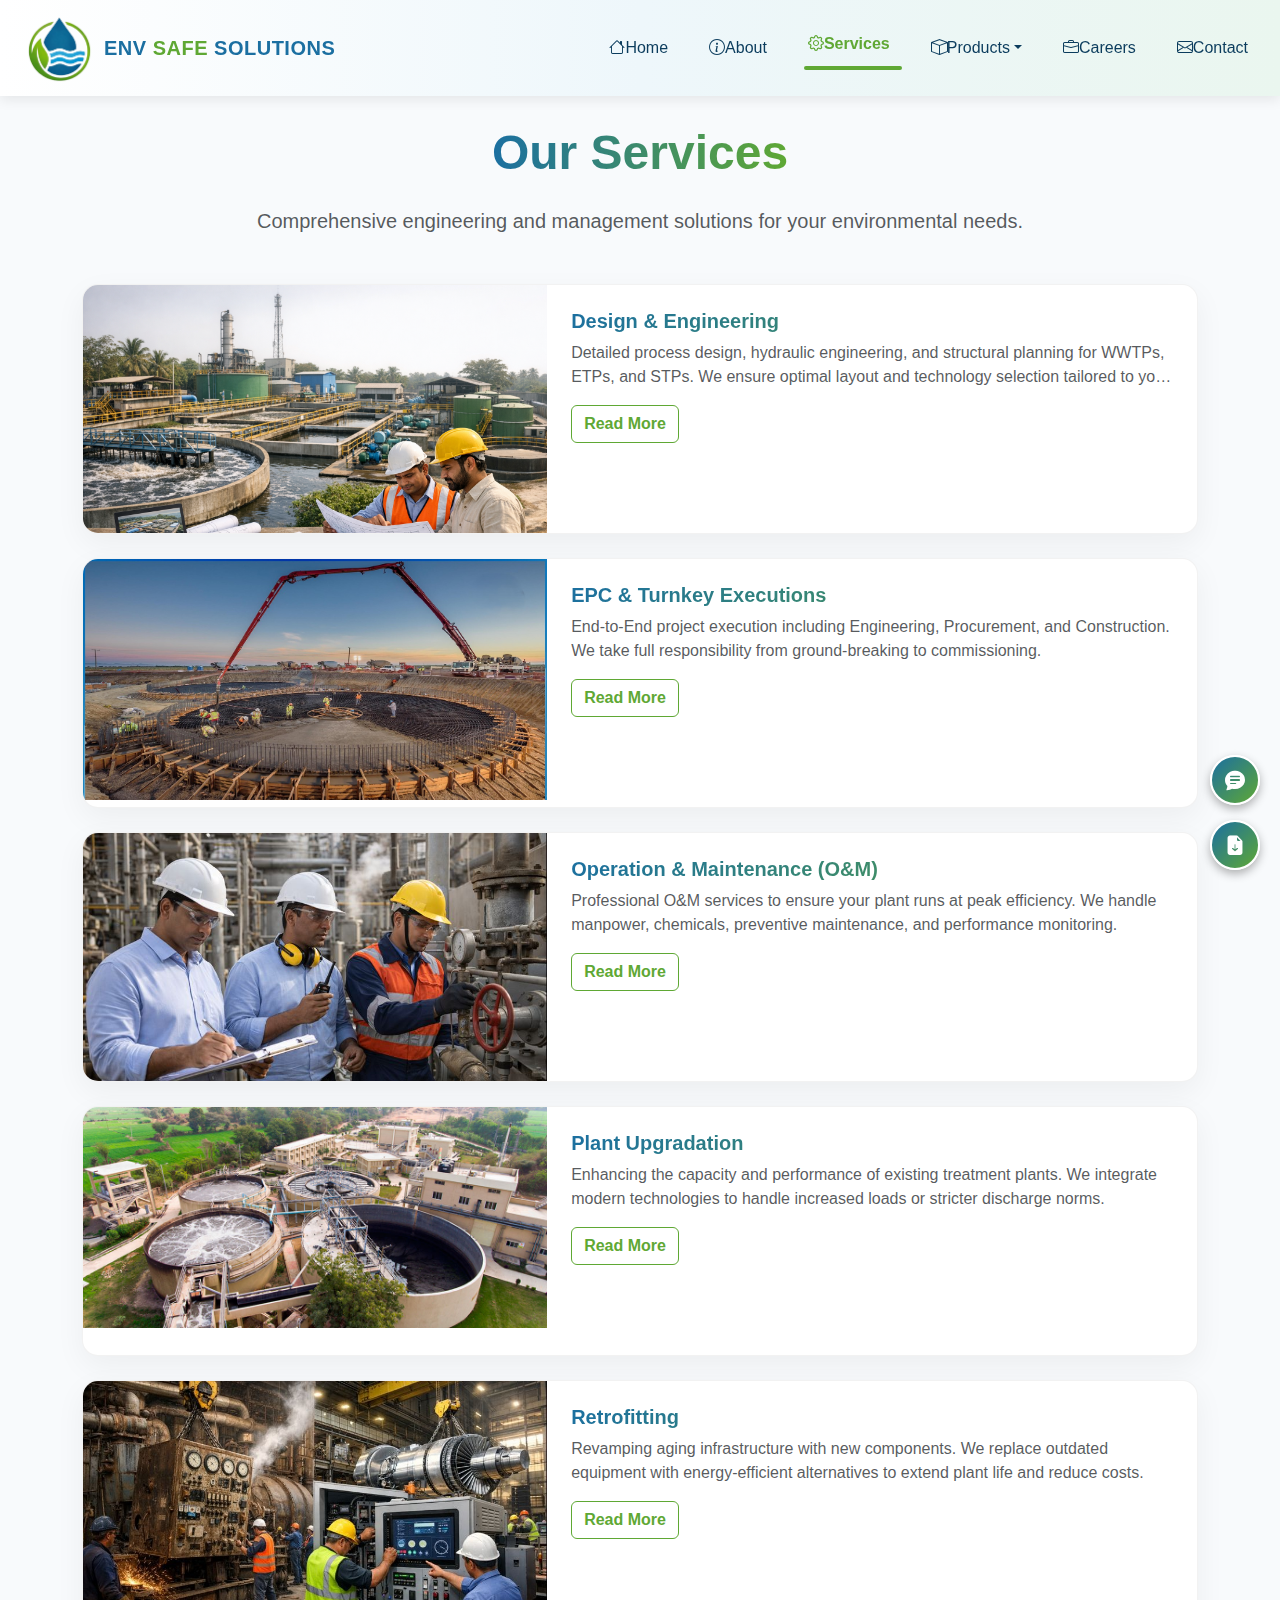
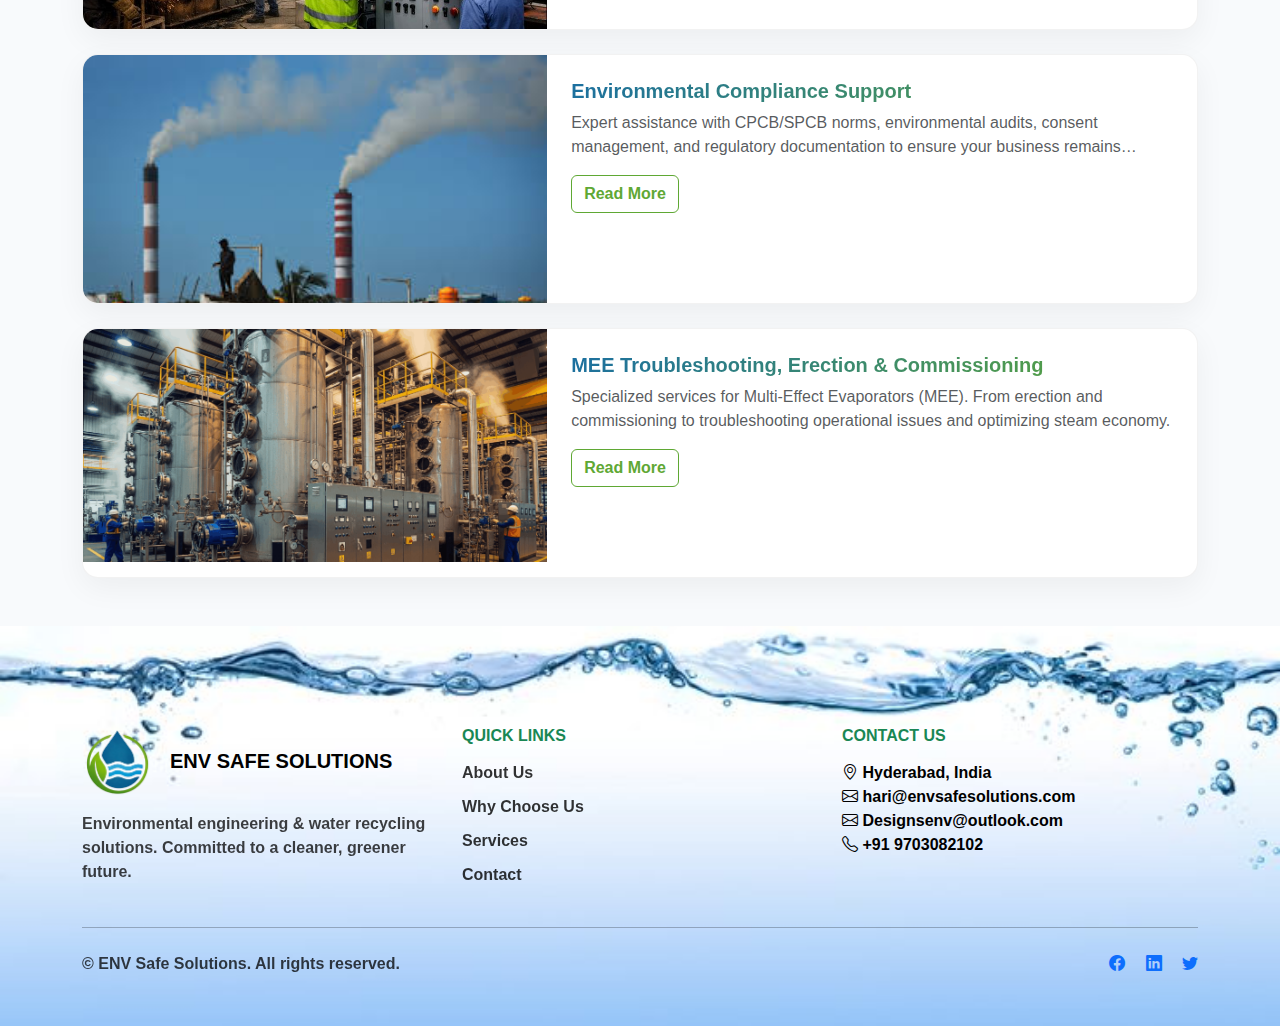
<file: services.html>
<!DOCTYPE html>
<html lang="en">
<head>
  <meta charset="UTF-8">
  <title>Services - ENV Safe Solutions</title>
  <meta name="viewport" content="width=device-width, initial-scale=1">

  <!-- Bootstrap CSS -->
  <link href="https://cdn.jsdelivr.net/npm/bootstrap@5.3.3/dist/css/bootstrap.min.css" rel="stylesheet">

  <!-- Bootstrap Icons -->
  <link href="https://cdn.jsdelivr.net/npm/bootstrap-icons/font/bootstrap-icons.css" rel="stylesheet">

  <!-- Custom CSS -->
  <link rel="stylesheet" href="style.css">
  <style>
    html, body {
      overflow-x: hidden;
      background-color: #f8fafc;
    }
    .service-card-row {
      background: #fff;
      border-radius: 16px;
      overflow: hidden;
      box-shadow: 0 10px 30px rgba(0,0,0,0.05);
      transition: transform 0.3s ease, box-shadow 0.3s ease;
      border: 1px solid rgba(0,0,0,0.05);
    }
    .service-card-row:hover {
      transform: translateY(-5px);
      box-shadow: 0 20px 40px rgba(0,0,0,0.1);
    }
    .service-img-col {
      min-height: 190px;
    }
    .service-img-col img {
      width: 100%;
      height: 100%;
      object-fit: cover;
    }
    @media (min-width: 992px) {
      .service-card-row {
        height: 250px;
      }
      .service-img-col {
        height: 100%;
      }
      .card-body h3 {
        font-size: 1.25rem;
      }
      .card-body p {
        display: -webkit-box;
        -webkit-line-clamp: 2;
        -webkit-box-orient: vertical;
        overflow: hidden;
      }
    }
    .navbar-brand img {
      height: 70px;
      width: auto;
    }
    @media (max-width: 991.98px) {
      .navbar-brand img {
        height: 60px;
      }
    }
    /* Theme Colors */
    .text-theme {
      background: linear-gradient(135deg, #1b6fa1, #5fa834);
      -webkit-background-clip: text;
      background-clip: text;
      -webkit-text-fill-color: transparent;
      display: inline-block;
    }
    .btn-outline-primary {
      color: #5fa834;
      border-color: #5fa834;
      font-weight: 600;
    }
    .btn-outline-primary:hover {
      background: linear-gradient(135deg, #1b6fa1, #5fa834);
      border-color: transparent;
      color: #fff;
    }
    /* Fixed Right Bottom Sidebar Icons */
    .quick-actions-sidebar {
      position: fixed;
      bottom: 30px;
      right: 20px;
      z-index: 1060;
      display: flex;
      flex-direction: column;
      gap: 15px;
    }
    .action-btn {
      width: 50px;
      height: 50px;
      border-radius: 50%;
      background: linear-gradient(135deg, #1b6fa1, #5fa834);
      color: #fff;
      display: flex;
      align-items: center;
      justify-content: center;
      font-size: 20px;
      box-shadow: 0 4px 10px rgba(0,0,0,0.3);
      transition: transform 0.3s ease;
      border: 2px solid #fff;
      text-decoration: none;
    }
    .action-btn:hover {
      transform: scale(1.15);
      color: #fff;
    }
    @media (max-width: 768px) {
      .quick-actions-sidebar {
        bottom: 100px;
        right: 15px;
      }
    }
  </style>
</head>
<body>

<!-- NAVBAR -->
<nav class="navbar navbar-expand-lg fixed-top navbar-scrolled">
  <div class="container-fluid px-4">

    <div class="d-flex align-items-center gap-3">
    <!-- LOGO + BRAND -->
    <a class="navbar-brand d-flex align-items-center gap-2" href="index.html">
      <img src="images/logo.png" alt="ENV Safe Solutions">
      <span class="brand-text">
        <span class="brand-env">ENV</span>
        <span class="brand-safe"> SAFE</span>
        <span class="brand-solutions"> SOLUTIONS</span>
      </span>
    </a>

    <!-- TOGGLER -->
    <button class="navbar-toggler" type="button" data-bs-toggle="collapse" data-bs-target="#envNav">
      <span class="navbar-toggler-icon"></span>
    </button>
    </div>

    <!-- MENU -->
    <div class="collapse navbar-collapse justify-content-end" id="envNav">
      <ul class="navbar-nav mb-2 mb-lg-0">
        <li class="nav-item"><a class="nav-link nav-link-item" href="index.html"><i class="bi bi-house"></i>Home</a></li>
        <li class="nav-item"><a class="nav-link nav-link-item" href="about.html"><i class="bi bi-info-circle"></i>About</a></li>
        <li class="nav-item dropdown">
          <a class="nav-link nav-link-item dropdown-toggle active" href="#" role="button" data-bs-toggle="dropdown" aria-expanded="false"><i class="bi bi-gear"></i>Services</a>
          <ul class="dropdown-menu">
            <li><a class="dropdown-item" href="services.html">All Services</a></li>
            <li><hr class="dropdown-divider"></li>
            <li><a class="dropdown-item" href="service-detail.html?id=design">Design & Engineering</a></li>
            <li><a class="dropdown-item" href="service-detail.html?id=epc">EPC & Turnkey</a></li>
            <li><a class="dropdown-item" href="service-detail.html?id=om">Operation & Maintenance</a></li>
            <li><a class="dropdown-item" href="service-detail.html?id=upgrade">Plant Upgradation</a></li>
            <li><a class="dropdown-item" href="service-detail.html?id=retrofit">Retrofitting</a></li>
            <li><a class="dropdown-item" href="service-detail.html?id=compliance">Compliance Support</a></li>
            <li><a class="dropdown-item" href="service-detail.html?id=mee">MEE Services</a></li>
          </ul>
        </li>
        <li class="nav-item dropdown">
          <a class="nav-link nav-link-item dropdown-toggle" href="#" role="button" data-bs-toggle="dropdown" aria-expanded="false"><i class="bi bi-box"></i>Products</a>
          <ul class="dropdown-menu">
            <li><a class="dropdown-item" href="products.html">All Products</a></li>
            <li><hr class="dropdown-divider"></li>
            <li><a class="dropdown-item" href="product-detail.html?id=wwtp">WWTP</a></li>
            <li><a class="dropdown-item" href="product-detail.html?id=iwtp">IWTP</a></li>
            <li><a class="dropdown-item" href="product-detail.html?id=stp">STP</a></li>
            <li><a class="dropdown-item" href="product-detail.html?id=etp">ETP</a></li>
            <li><a class="dropdown-item" href="product-detail.html?id=mbr">MBR</a></li>
            <li><a class="dropdown-item" href="product-detail.html?id=zld">ZLD System</a></li>
            <li><a class="dropdown-item" href="product-detail.html?id=services">Treatment Services</a></li>
          </ul>
        </li>
        <li class="nav-item"><a class="nav-link nav-link-item" href="careers.html"><i class="bi bi-briefcase"></i>Careers</a></li>
        <li class="nav-item"><a class="nav-link nav-link-item" href="contact.html"><i class="bi bi-envelope"></i>Contact</a></li>
      </ul>
    </div>

  </div>
</nav>

<!-- SERVICES LIST SECTION -->
<section class="py-5" style="margin-top: 76px;">
  <div class="container">
    <!-- Header -->
    <div class="text-center mb-5">
      <h1 class="fw-bold display-5 section-title">Our Services</h1>
      <p class="text-muted fs-5 mt-3">
        Comprehensive engineering and management solutions for your environmental needs.
      </p>
    </div>

    <div class="row g-4">

      <!-- 1. Design & Engineering -->
      <div class="col-12">
        <div class="service-card-row">
          <div class="row g-0">
            <div class="col-lg-7 order-lg-2">
              <div class="card-body p-4 d-flex flex-column h-100">
                <h3 class="fw-bold text-theme mb-2">Design & Engineering</h3>
                <p class="text-muted mb-3">Detailed process design, hydraulic engineering, and structural planning for WWTPs, ETPs, and STPs. We ensure optimal layout and technology selection tailored to your site.</p>
                <div><a href="service-detail.html?id=design" class="btn btn-outline-primary">Read More</a></div>
              </div>
            </div>
            <div class="col-lg-5 service-img-col order-lg-1">
              <img src="images/Design & Engineering.png" alt="Design & Engineering">
            </div>
          </div>
        </div>
      </div>

      <!-- 2. EPC & Turnkey Executions -->
      <div class="col-12">
        <div class="service-card-row">
          <div class="row g-0">
            <div class="col-lg-7 order-lg-2">
              <div class="card-body p-4 d-flex flex-column h-100">
                <h3 class="fw-bold text-theme mb-2">EPC & Turnkey Executions</h3>
                <p class="text-muted mb-3">End-to-End project execution including Engineering, Procurement, and Construction. We take full responsibility from ground-breaking to commissioning.</p>
                <div><a href="service-detail.html?id=epc" class="btn btn-outline-primary">Read More</a></div>
              </div>
            </div>
            <div class="col-lg-5 service-img-col order-lg-1">
              <img src="images/EPC & Turnkey Executions.jpg" alt="EPC & Turnkey">
            </div>
          </div>
        </div>
      </div>

      <!-- 3. O&M -->
      <div class="col-12">
        <div class="service-card-row">
          <div class="row g-0">
            <div class="col-lg-7 order-lg-2">
              <div class="card-body p-4 d-flex flex-column h-100">
                <h3 class="fw-bold text-theme mb-2">Operation & Maintenance (O&M)</h3>
                <p class="text-muted mb-3">Professional O&M services to ensure your plant runs at peak efficiency. We handle manpower, chemicals, preventive maintenance, and performance monitoring.</p>
                <div><a href="service-detail.html?id=om" class="btn btn-outline-primary">Read More</a></div>
              </div>
            </div>
            <div class="col-lg-5 service-img-col order-lg-1">
              <img src="images/Operation & Maintenance (O&M).jpeg" alt="O&M">
            </div>
          </div>
        </div>
      </div>

      <!-- 4. Plant Upgradation -->
      <div class="col-12">
        <div class="service-card-row">
          <div class="row g-0">
            <div class="col-lg-7 order-lg-2">
              <div class="card-body p-4 d-flex flex-column h-100">
                <h3 class="fw-bold text-theme mb-2">Plant Upgradation</h3>
                <p class="text-muted mb-3">Enhancing the capacity and performance of existing treatment plants. We integrate modern technologies to handle increased loads or stricter discharge norms.</p>
                <div><a href="service-detail.html?id=upgrade" class="btn btn-outline-primary">Read More</a></div>
              </div>
            </div>
            <div class="col-lg-5 service-img-col order-lg-1">
              <img src="images/Plant Upgradation.jpg" alt="Plant Upgradation">
            </div>
          </div>
        </div>
      </div>

      <!-- 5. Retrofitting -->
      <div class="col-12">
        <div class="service-card-row">
          <div class="row g-0">
            <div class="col-lg-7 order-lg-2">
              <div class="card-body p-4 d-flex flex-column h-100">
                <h3 class="fw-bold text-theme mb-2">Retrofitting</h3>
                <p class="text-muted mb-3">Revamping aging infrastructure with new components. We replace outdated equipment with energy-efficient alternatives to extend plant life and reduce costs.</p>
                <div><a href="service-detail.html?id=retrofit" class="btn btn-outline-primary">Read More</a></div>
              </div>
            </div>
            <div class="col-lg-5 service-img-col order-lg-1">
              <img src="images/Retrofitting.jpeg" alt="Retrofitting">
            </div>
          </div>
        </div>
      </div>

      <!-- 6. Environmental Compliance Support -->
      <div class="col-12">
        <div class="service-card-row">
          <div class="row g-0">
            <div class="col-lg-7 order-lg-2">
              <div class="card-body p-4 d-flex flex-column h-100">
                <h3 class="fw-bold text-theme mb-2">Environmental Compliance Support</h3>
                <p class="text-muted mb-3">Expert assistance with CPCB/SPCB norms, environmental audits, consent management, and regulatory documentation to ensure your business remains compliant.</p>
                <div><a href="service-detail.html?id=compliance" class="btn btn-outline-primary">Read More</a></div>
              </div>
            </div>
            <div class="col-lg-5 service-img-col order-lg-1">
              <img src="images/Environmental Compliance Support" alt="Environmental Compliance Support">
            </div>
          </div>
        </div>
      </div>

      <!-- 7. MEE Services -->
      <div class="col-12">
        <div class="service-card-row">
          <div class="row g-0">
            <div class="col-lg-7 order-lg-2">
              <div class="card-body p-4 d-flex flex-column h-100">
                <h3 class="fw-bold text-theme mb-2">MEE Troubleshooting, Erection & Commissioning</h3>
                <p class="text-muted mb-3">Specialized services for Multi-Effect Evaporators (MEE). From erection and commissioning to troubleshooting operational issues and optimizing steam economy.</p>
                <div><a href="service-detail.html?id=mee" class="btn btn-outline-primary">Read More</a></div>
              </div>
            </div>
            <div class="col-lg-5 service-img-col order-lg-1">
              <img src="images/MEE Troubleshooting, Erection & Commissioning.png" alt="MEE Services">
            </div>
          </div>
        </div>
      </div>

    </div>
  </div>
</section>

<!-- FIXED QUICK ACTIONS SIDEBAR -->
<div class="quick-actions-sidebar">
  <!-- Request Consultation -->
  <button type="button" class="action-btn" data-bs-toggle="modal" data-bs-target="#quickActionModal" title="Request Consultation">
    <i class="bi bi-chat-text-fill"></i>
  </button>
  <!-- Download Profile -->
  <a href="Company-Profile-ENV-Safe-Solutions.pdf" download class="action-btn" title="Download Company Profile">
    <i class="bi bi-file-earmark-arrow-down-fill"></i>
  </a>
</div>

<!-- QUICK ACTION MODAL -->
<div class="modal fade" id="quickActionModal" tabindex="-1" aria-hidden="true">
  <div class="modal-dialog modal-dialog-centered">
    <div class="modal-content">
      <div class="modal-header">
        <h5 class="modal-title fw-bold">Request Consultation</h5>
        <button type="button" class="btn-close" data-bs-dismiss="modal" aria-label="Close"></button>
      </div>
      <div class="modal-body">
        <form>
          <div class="mb-3"><input type="text" class="form-control" placeholder="Your Name" required></div>
          <div class="mb-3"><input type="email" class="form-control" placeholder="Email Address" required></div>
          <div class="mb-3"><input type="tel" class="form-control" placeholder="Phone Number" required></div>
          <div class="mb-3"><textarea class="form-control" rows="3" placeholder="How can we help you?"></textarea></div>
          <button type="submit" class="btn btn-primary w-100" style="background: #1b6fa1; border: none;">Submit Request</button>
        </form>
      </div>
    </div>
  </div>
</div>

<!-- FOOTER -->
<footer class="footer" id="contact">
  <div class="container">
    <div class="row g-4">
      <div class="col-md-4">
        <div class="d-flex align-items-center gap-3 mb-3">
          <img src="images/logo.png" alt="ENV Logo" style="height: 70px;">
          <h5 class="text-uppercase mb-0 fw-bold">ENV SAFE SOLUTIONS</h5>
        </div>
        <p class="opacity-75">Environmental engineering & water recycling solutions. Committed to a cleaner, greener future.</p>
      </div>
      <div class="col-md-4">
        <h6 class="text-uppercase mb-3 fw-bold text-success">Quick Links</h6>
        <ul class="footer-links">
          <li><a href="about.html" class="text-decoration-none text-black fw-bold">About Us</a></li>
          <li><a href="index.html#why-us" class="text-decoration-none text-black fw-bold">Why Choose Us</a></li>
          <li><a href="services.html" class="text-decoration-none text-black fw-bold">Services</a></li>
          <li><a href="contact.html" class="text-decoration-none text-black fw-bold">Contact</a></li>
        </ul>
      </div>
      <div class="col-md-4">
        <h6 class="text-uppercase mb-3 fw-bold text-success">Contact Us</h6>
        <div class="footer-contact-row">
          <span class="footer-icon"><i class="bi bi-geo-alt"></i></span>
          <span>Hyderabad, India</span>
        </div>
        <div class="footer-contact-row">
          <span class="footer-icon"><i class="bi bi-envelope"></i></span>
          <span>hari@envsafesolutions.com</span>
        </div>
        <div class="footer-contact-row">
          <span class="footer-icon"><i class="bi bi-envelope"></i></span>
          <span>Designsenv@outlook.com</span>
        </div>
        <div class="footer-contact-row">
          <span class="footer-icon"><i class="bi bi-telephone"></i></span>
          <span>+91 9703082102</span>
        </div>
      </div>
    </div>
    <hr class="my-4 opacity-25">
    <div class="row align-items-center">
      <div class="col-md-6 text-center text-md-start">
        <p class="mb-0 opacity-75">© ENV Safe Solutions. All rights reserved.</p>
      </div>
      <div class="col-md-6 text-center text-md-end">
        <a href="#" class="social-icon-gradient me-3"><i class="bi bi-facebook"></i></a>
        <a href="#" class="social-icon-gradient me-3"><i class="bi bi-linkedin"></i></a>
        <a href="#" class="social-icon-gradient"><i class="bi bi-twitter"></i></a>
      </div>
    </div>
  </div>
</footer>

<!-- Bootstrap JS -->
<script src="https://cdn.jsdelivr.net/npm/bootstrap@5.3.3/dist/js/bootstrap.bundle.min.js"></script>
</body>
</html>
</file>
<file: style.css>
:root {
  --env-green: #5fa834;
  --env-blue: #1b6fa1;
  --env-dark: #0b3c5d;
}

body {
  font-family: "Segoe UI", sans-serif;
  overflow-x: hidden;
}

/* ================= NAVBAR ================= */

/* Logo */
.navbar-brand img {
  height: 48px;
}

/* Brand text */
.brand-text {
  font-size: 1.25rem;
  font-weight: 700;
  letter-spacing: 0.5px;
  white-space: nowrap;
}

/* Initial overlay navbar (on hero) */
.navbar-transparent {
  background: transparent;
  transition: all 0.4s ease;
}

/* Initial text colors */
.navbar-transparent .nav-link {
  color: #ffffff !important;
  font-weight: 500;
  margin-left: 12px;
}

.navbar-transparent .nav-link i {
  color: var(--env-green);
  margin-right: 6px;
}

.navbar-transparent .brand-env,
.navbar-transparent .brand-safe,
.navbar-transparent .brand-solutions {
  color: #ffffff;
}

/* Scrolled navbar */
.navbar-scrolled {
  background: linear-gradient(
    90deg,
    #ffffff 0%,
    #eef7fb 50%,
    #eaf6ef 100%
  );
  box-shadow: 0 4px 12px rgba(0, 0, 0, 0.08);
  transition: all 0.4s ease;
}

/* Scrolled text colors */
.navbar-scrolled .nav-link {
  color: var(--env-dark) !important;
  margin-left: 25px;
  font-weight: 500;
}

.navbar-scrolled .brand-env {
  color: var(--env-blue);
}

.navbar-scrolled .brand-safe {
  color: var(--env-green);
}

.navbar-scrolled .brand-solutions {
  color: var(--env-blue);
}

/* Toggler Customization */
.navbar-transparent .navbar-toggler {
  color: #ffffff;
  border-color: rgba(255, 255, 255, 0.5);
}

.navbar-transparent .navbar-toggler-icon {
  background-image: url("data:image/svg+xml,%3csvg xmlns='http://www.w3.org/2000/svg' viewBox='0 0 30 30'%3e%3cpath stroke='rgba%28255, 255, 255, 1%29' stroke-linecap='round' stroke-miterlimit='10' stroke-width='2' d='M4 7h22M4 15h22M4 23h22'/%3e%3c/svg%3e");
}

.navbar-scrolled .navbar-toggler {
  color: var(--env-dark);
  border-color: rgba(0, 0, 0, 0.1);
}

.navbar-scrolled .navbar-toggler-icon {
  background-image: url("data:image/svg+xml,%3csvg xmlns='http://www.w3.org/2000/svg' viewBox='0 0 30 30'%3e%3cpath stroke='rgba%2811, 60, 93, 1%29' stroke-linecap='round' stroke-miterlimit='10' stroke-width='2' d='M4 7h22M4 15h22M4 23h22'/%3e%3c/svg%3e");
}

/* ================= CAROUSEL ================= */

.carousel-item {
  position: relative;
}

/* Full image overlay */
.carousel-item::before {
  content: "";
  position: absolute;
  top: 0;
  left: 0;
  width: 100%;
  height: 100%;
  background: rgba(0, 0, 0, 0.65);
  z-index: 1;
}

.carousel-item img {
  height: 60vh;
  object-fit: cover;
}

@media (min-width: 992px) {
  .carousel-item img {
    height: 90vh;
  }
}

.carousel-caption {
  z-index: 2;
}

.carousel-caption h1 {
  color: #ffffff;
  font-weight: 700;
}

.carousel-caption p {
  color: #dff3ff;
}

/* ================= ACTIVE NAV ITEM ================= */

.nav-link {
  position: relative;
  transition: all 0.3s ease;
}

/* Active / clicked state */
.nav-link.active {
  transform: translateY(-4px);
  font-weight: 600;
}

/* Underline indicator */
.nav-link.active::after {
  content: "";
  position: absolute;
  left: 0;
  bottom: -6px;
  width: 100%;
  height: 3px;
  background-color: var(--env-green);
  border-radius: 2px;
}

/* Active color on hero (dark overlay) */
.navbar-transparent .nav-link.active {
  color: #ffffff !important;
}

/* Active color after scroll */
.navbar-scrolled .nav-link.active {
  color: var(--env-green) !important;
}

/* ================= ABOUT SECTION ================= */

.about-title {
  font-size: 3.5rem; /* Increased size */
  font-weight: 800;
  background: linear-gradient(to right, var(--env-green), var(--env-blue));
  -webkit-background-clip: text;
  background-clip: text;
  -webkit-text-fill-color: transparent;
  display: inline-block;
  line-height: 1.2;
}

/* ================= FLOATING ARC STYLE ================= */

#arc {
  display: flex;
  justify-content: center;
  align-items: center;
  perspective: 1000px;
  height: 400px; /* Increased height for arc */
  margin: 2rem 0;
  overflow: visible;
}

.arc-spinner {
  position: relative;
  width: 0;
  height: 0;
  transform-style: preserve-3d;
}

.arcCard {
  position: absolute;
  width: 200px;
  height: 280px;
  left: -100px; /* Center horizontally */
  top: -140px; /* Center vertically */
  border-radius: 12px;
  box-shadow: 0 15px 35px rgba(0, 0, 0, 0.2);
  border: 4px solid #fff;
  object-fit: cover;
  transition: all 0.5s cubic-bezier(0.25, 0.8, 0.25, 1);
  animation: arcRotate 25s infinite linear;
}

/* Animation Delays for Continuous Rotation */
.arcCard:nth-child(1) { animation-delay: 0s; }
.arcCard:nth-child(2) { animation-delay: -5s; }
.arcCard:nth-child(3) { animation-delay: -10s; }
.arcCard:nth-child(4) { animation-delay: -15s; }
.arcCard:nth-child(5) { animation-delay: -20s; }

@keyframes arcRotate {
  /* Left Outer: Hold 0-15% */
  0%, 15% { transform: translate3d(-450px, 0, -80px) scale(0.8); z-index: 1; opacity: 0.6; filter: blur(2px); border-color: #fff; }
  
  /* Left Inner: Hold 20-35% */
  20%, 35% { transform: translate3d(-225px, 0, -40px) scale(0.9); z-index: 5; opacity: 0.9; filter: blur(0.5px); border-color: #fff; }
  
  /* Center: Hold 40-55% */
  40%, 55% { transform: translate3d(0, 0, 0) scale(1.1); z-index: 10; opacity: 1; filter: blur(0); border-color: var(--env-green); }
  
  /* Right Inner: Hold 60-75% */
  60%, 75% { transform: translate3d(225px, 0, -40px) scale(0.9); z-index: 5; opacity: 0.9; filter: blur(0.5px); border-color: #fff; }
  
  /* Right Outer: Hold 80-95% */
  80%, 95% { transform: translate3d(450px, 0, -80px) scale(0.8); z-index: 1; opacity: 0.6; filter: blur(2px); border-color: #fff; }
  
  /* Reset Path (Hidden behind) */
  98% { transform: translate3d(0, 0, -100px) scale(0.7); z-index: 0; opacity: 0; filter: blur(5px); border-color: #fff; }
  
  100% { transform: translate3d(-450px, 0, -80px) scale(0.8); z-index: 1; opacity: 0.6; filter: blur(2px); border-color: #fff; }
}

/* Responsive Scaling */
@media (max-width: 992px) {
  #arc { transform: scale(0.8); }
}

@media (max-width: 768px) {
  #arc { transform: scale(0.55); }
}

@media (max-width: 576px) {
  #arc { transform: scale(0.32); margin: -60px 0; }
}

/* Experience badge */
.experience-badge {
  background: linear-gradient(135deg, var(--env-blue), var(--env-green));
  color: #fff;
  padding: 18px;
  border-radius: 12px;
  text-align: center;
  font-weight: 700;
  line-height: 1.3;
  box-shadow: 0 8px 20px rgba(0, 0, 0, 0.2);
}

/* Feature boxes */
.feature-box {
  display: flex;
  gap: 16px;
  align-items: flex-start;
  background: #f8f9fa;
  padding: 16px;
  border-radius: 10px;
  margin-bottom: 15px;
}

.icon-circle {
  width: 55px;
  height: 55px;
  border-radius: 50%;
  background: linear-gradient(135deg, var(--env-blue), var(--env-green));
  display: flex;
  align-items: center;
  justify-content: center;
  color: #fff;
  font-size: 1.4rem;
}

.feature-box h5 {
  margin-bottom: 4px;
  font-weight: 600;
}

/* ================= NEW SECTIONS ================= */

.section-title {
  font-weight: 800;
  background: linear-gradient(90deg, var(--env-blue), var(--env-green));
  -webkit-background-clip: text;
  background-clip: text;
  color: transparent;
  display: inline-block;
}

.section-subtitle {
  color: #6c757d;
  font-size: 1.1rem;
  margin-top: 0.5rem;
}

/* Common Card Styles */
.mission-card,
.value-box,
.choose-card,
.product-card,
.blog-card {
  background: #fff;
  padding: 30px;
  border-radius: 12px;
  transition: all 0.4s ease;
  box-shadow: 0 10px 30px rgba(0, 0, 0, 0.05);
  height: 100%; /* Equal height */
  border: 1px solid rgba(0,0,0,0.03);
}

.mission-card:hover,
.value-box:hover,
.choose-card:hover,
.product-card:hover,
.blog-card:hover {
  transform: translateY(-8px);
  box-shadow: 0 15px 35px rgba(0, 0, 0, 0.1);
  border-color: var(--env-green);
}

.mission-card i {
  font-size: 2.5rem;
  color: var(--env-green);
  margin-bottom: 15px;
  display: block;
}

/* ================= CIRCULAR INFOGRAPHIC UI ================= */

/* Dark Section for Services to match the UI */
#services {
  background-color: #ffffff;
  color: var(--env-dark);
  overflow: hidden;
}

#services .section-title {
  background: linear-gradient(90deg, var(--env-blue), var(--env-green));
  -webkit-background-clip: text;
  background-clip: text;
  -webkit-text-fill-color: transparent;
  color: transparent;
}

.ig-wrapper {
  position: relative;
  width: 900px;
  height: 500px;
  margin: 0 auto;
}

/* CENTER */
.ig-center {
  position: absolute;
  top: 50%;
  left: 50%;
  width: 180px;
  height: 180px;
  transform: translate(-50%, -50%);
  border-radius: 50%;
  background: #ffffff;
  text-align: center;
  padding-top: 45px;
  border: 4px solid var(--env-green);
  box-shadow: 0 10px 30px rgba(0,0,0,0.1);
  z-index: 5;
}

.ig-center i {
  font-size: 40px;
  color: var(--env-blue);
}

.ig-center h3 {
  margin-top: 15px;
  color: var(--env-dark);
  font-size: 1.2rem;
  font-weight: 800;
  letter-spacing: 1px;
}

/* DOTTED CIRCLE */
.ig-circle-dotted {
  position: absolute;
  top: 50%;
  left: 50%;
  width: 280px;
  height: 280px;
  transform: translate(-50%, -50%);
  border: 2px dashed var(--env-blue);
  opacity: 0.2;
  border-radius: 50%;
}

/* COMMON ITEM */
.ig-item {
  position: absolute;
  display: flex;
  align-items: center;
  gap: 0;
  transform: translateY(-50%);
}

.ig-icon {
  width: 50px;
  height: 50px;
  border: 2px solid rgba(255,255,255,0.7);
  border: 2px solid var(--env-green);
  border-radius: 50%;
  display: flex;
  justify-content: center;
  align-items: center;
  font-size: 1.2rem;
  color: var(--env-blue);
  background: #ffffff;
  box-shadow: 0 5px 15px rgba(0,0,0,0.05);
}

.ig-dot {
  width: 10px;
  height: 10px;
  background: var(--env-green);
  border-radius: 50%;
}

.ig-line {
  width: 80px;
  height: 2px;
  background: var(--env-green);
}

.ig-text h4 {
  font-size: 16px;
  font-weight: 700;
  margin: 0;
  color: var(--env-blue);
}

.ig-right .ig-text { margin-left: 15px; }
.ig-left .ig-text { margin-right: 15px; }

.ig-text p {
  font-size: 13px;
  color: #6c757d;
  max-width: 180px;
  margin: 0;
}

/* LEFT */
.ig-left {
  flex-direction: row-reverse;
  text-align: right;
}

.ig-l1 { top: 140px; right: 545px; left: auto; }
.ig-l2 { top: 225px; right: 590px; left: auto; }
.ig-l3 { top: 305px; right: 575px; left: auto; }

/* TOP ITEM (Up & Left) */
.ig-top {
  top: 80px; /* Moved up to clear circle */
  right: calc(50% - 5px);
  left: auto;
  align-items: flex-start;
}

.ig-top .ig-line {
  width: 40px; height: 40px;
  background: transparent;
  border-top: 2px solid var(--env-green);
  border-right: 2px solid var(--env-green);
  margin-top: 25px;
  margin-right: -6px; /* Center line on dot */
}

.ig-top .ig-dot {
  margin-top: 60px; /* Aligns with circle top at 110px */
}

/* RIGHT */
.ig-right {
  flex-direction: row;
}

.ig-r1 { top: 145px; left: 565px; right: auto; }
.ig-r2 { top: 225px; left: 590px; right: auto; }
.ig-r3 { top: 305px; left: 565px; right: auto; }

/* BOTTOM ITEM (Down & Right) */
.ig-bottom {
  top: 430px; /* Aligns with circle bottom */
  left: calc(50% - 5px);
  right: auto;
  align-items: flex-start;
}

.ig-bottom .ig-line {
  width: 40px; height: 50px;
  background: transparent;
  border-bottom: 2px solid var(--env-green);
  border-left: 2px solid var(--env-green);
  margin-top: 5px;
  margin-left: -6px; /* Center line on dot */
}

.ig-bottom .ig-icon { margin-top: 30px; margin-left: -2px; }
.ig-bottom .ig-text { margin-top: 35px; }

/* Responsive Scaling */
@media (max-width: 991px) {
  .ig-wrapper {
    transform: scale(0.8);
    transform-origin: center top;
    left: 50%;
    margin-left: -450px;
    margin-bottom: -100px;
  }
}

@media (max-width: 768px) {
  .ig-wrapper {
    transform: scale(0.6);
    margin-bottom: -200px;
  }
}

@media (max-width: 500px) {
  .ig-wrapper {
    transform: scale(0.4);
    margin-bottom: -300px;
  }
}

@media (max-width: 380px) {
  .ig-wrapper {
    transform: scale(0.33);
    margin-bottom: -350px;
  }
}

/* Footer */
.footer {
  position: relative;
  background: url('images/water.jpeg') no-repeat center center;
  background-size: cover;
  color: #000000;
  padding-top: 100px;
  padding-bottom: 50px;
  font-weight: 700;
}

@media (max-width: 991px) {
  .footer {
    background-position: center -150px;
  }
}

.footer .container {
  position: relative;
  z-index: 1;
}

.footer-links {
  list-style: none;
  padding: 0;
}

.footer-links li {
  margin-bottom: 10px;
  opacity: 0.8;
  transition: 0.3s;
  cursor: pointer;
}

.footer-links li:hover {
  opacity: 1;
  color: var(--env-green);
  padding-left: 5px;
}

/* ================= WHY CHOOSE ENV ================= */
.why-env-section {
 
  background: linear-gradient(180deg, #f7fbff, #ffffff);
}

.caption {
  font-size: 1.1rem;
  font-weight: 600;
  color: var(--env-dark);
  margin-top: 10px;
}

.arrow-svg {
  margin: 18px 0 25px;
  max-width: 260px;
}

.hourglass-wrapper {
  position: relative;
  max-width: 450px;
  margin: auto;
  perspective: 1000px;
}

@media (min-width: 992px) {
  .hourglass-wrapper {
    margin-left: auto;
    margin-right: 0;
  }
}

.hourglass-img {
  width: 100%;
  display: block;
  filter: drop-shadow(0 25px 40px rgba(0,0,0,0.2));
  transform-origin: center;
  animation: float3D 6s ease-in-out infinite;
}

@keyframes float3D {
  0%, 100% { transform: rotateZ(10deg) rotateY(-15deg) translateY(0); }
  50% { transform: rotateZ(10deg) rotateY(15deg) translateY(-15px); }
}

.typing-list {
  list-style: none;
  padding: 0;
  margin: 0;
}

.typing-list li {
  font-size: 1.05rem;
  margin-bottom: 14px;
  color: var(--env-dark);
  display: flex;
  align-items: center;
}

/* ================= CORE VALUES (VERTICAL FLOW) ================= */
.core-values-flow {
  position: relative;
  max-width: 100%;
  margin: 50px 0;
  padding: 0;
  display: flex;
  justify-content: space-between;
  align-items: flex-start;
  font-family: "Segoe UI", sans-serif;
}

.line {
  position: absolute;
  top: 34px;
  left: 0;
  width: 100%;
  height: 0;
  border-top: 2px dotted #b0bec5;
  border-left: none;
  z-index: 0;
}

.item {
  position: relative;
  display: flex;
  flex-direction: column;
  align-items: center;
  text-align: center;
  flex: 1;
  z-index: 1;
  gap: 15px;
}

.step {
  width: auto;
  text-align: center;
  font-weight: 700;
  color: #26a6a6;
  margin-bottom: 0;
  background: #fff;
  padding: 0 5px;
}

.dot {
  width: 12px;
  height: 12px;
  border-radius: 50%;
  background: #26a6a6;
  flex-shrink: 0;
}

.icon {
  width: 60px;
  height: 60px;
  border-radius: 50%;
  display: flex;
  align-items: center;
  justify-content: center;
  color: #fff;
  font-size: 24px;
  box-shadow: 0 10px 25px rgba(0, 0, 0, 0.15);
  margin-top: 5px;
}

.content {
  max-width: 100%;
  padding: 0 10px;
}

.content h4 {
  margin: 0;
  font-weight: 700;
}

.content p {
  margin: 4px 0 0;
  color: #607d8b;
  font-size: 14px;
}

/* COLORS */
.teal { background: #26a6a6; }
.green { background: #6bbf59; }
.red { background: #e45b5b; }
.orange { background: #f1a43c; }
.purple { background: #9b59b6; }
.blue { background: #3498db; }

.step.green { color: #6bbf59; }
.dot.green { background: #6bbf59; }

.step.red { color: #e45b5b; }
.dot.red { background: #e45b5b; }

.step.orange { color: #f1a43c; }
.dot.orange { background: #f1a43c; }

.step.purple { color: #9b59b6; }
.dot.purple { background: #9b59b6; }

.step.blue { color: #3498db; }
.dot.blue { background: #3498db; }

/* Responsive: Stack vertically on mobile */
@media (max-width: 991px) {
  .core-values-flow {
    flex-direction: column;
    padding-left: 50px;
    margin: 40px auto;
    max-width: 500px;
  }
  .line {
    width: 0;
    height: 100%;
    left: 24px;
    top: 0;
    border-top: none;
    border-left: 2px dotted #b0bec5;
  }
  .item {
    flex-direction: row;
    text-align: left;
    align-items: center;
    margin-bottom: 40px;
    gap: 15px;
  }
  .content {
    padding: 0;
    text-align: left;
  }
  .step {
    display: none; /* Hide numbers on small screens */
  }
}

@media (max-width: 576px) {
  .core-values-flow { padding-left: 30px; }
  .line { left: 14px; }
}

@media (max-width: 991px) {
  .arrow-svg {
    display: none;
  }
}

/* ================= GLOBAL RESPONSIVE TYPOGRAPHY ================= */
@media (max-width: 768px) {
  .display-5 { font-size: 2rem; }
  .about-title { font-size: 2.5rem; }
  .section-title { font-size: 2rem; }
}

@media (max-width: 450px) {
  .brand-text { font-size: 1rem; }
  .navbar-brand img { height: 36px; }
  .carousel-caption h1 { font-size: 1.5rem; }
  .carousel-caption p { font-size: 0.9rem; }
}

/* ================= ABOUT PAGE STYLES ================= */
.page-header {
  background: linear-gradient(rgba(11, 60, 93, 0.8), rgba(95, 168, 52, 0.8)), url('images/carousel-3.jpg');
  background-size: cover;
  background-position: center;
  color: #fff;
  padding: 100px 0;
  margin-top: 70px; /* Offset for fixed navbar */
}


/* ================= 3D & ANIMATIONS ================= */

/* Perspective Container for 3D Images */
.perspective-ctx {
  perspective: 1500px;
  height: 100%;
  width: 100%;
  display: flex;
  align-items: center;
  justify-content: center;
}

.content-img {
  width: 100%;
  height: 100%;
  min-height: 400px; /* Increased min-height for better visual */
  object-fit: cover;
  border-radius: 20px;
  box-shadow: 0 20px 40px rgba(0,0,0,0.15);
  transition: transform 0.6s cubic-bezier(0.23, 1, 0.32, 1), box-shadow 0.6s ease;
  transform-style: preserve-3d;
}

/* 3D Rotation on Hover */
.content-img:hover {
  transform: rotateY(-8deg) rotateX(5deg) scale(1.02);
  box-shadow: 20px 30px 60px rgba(0,0,0,0.25);
  z-index: 10;
}

/* Entry Animation */
@keyframes fadeInUp {
  from { opacity: 0; transform: translateY(40px); }
  to { opacity: 1; transform: translateY(0); }
}

.animate-entry {
  animation: fadeInUp 1s ease-out forwards;
  opacity: 0; /* Start hidden */
}

.delay-1 { animation-delay: 0.2s; }
.delay-2 { animation-delay: 0.4s; }
.delay-3 { animation-delay: 0.6s; }

/* ================= SERVICES TIMELINE ================= */
.services-timeline {
  background: #f9fbfd;
}

.timeline {
  position: relative;
  padding: 40px 0;
}

/* BLUE RECTANGLE STRIP */
.timeline::before {
  content: "";
  position: absolute;
  top: 0;
  left: 50%;
  transform: translateX(-50%);
  width: 240px;
  height: 100%;
  background: #dbeff8; /* Light blue strip */
  border-radius: 20px;
  z-index: 0;
}

/* ITEM */
.timeline-item {
  position: relative;
  display: flex;
  align-items: center;
  margin: 80px 0;
  z-index: 1;
}

/* LEFT / RIGHT ALIGNMENT */
.timeline-item.left {
  justify-content: flex-end;
  padding-right: 55%;
}
.timeline-item.right {
  justify-content: flex-start;
  padding-left: 55%;
}

/* CONTENT BOX */
.timeline-item .content {
  width: auto;
  flex: 1;
  background: #ffffff;
  padding: 40px;
  border-radius: 12px;
  box-shadow: 0 10px 25px rgba(0, 0, 0, 0.1);
  border: 1px solid rgba(0,0,0,0.03);
  min-height: 250px;
  display: flex;
  flex-direction: column;
  justify-content: center;
}

.timeline-item .content h5 {
  font-weight: 700;
  margin-bottom: 10px;
  color: var(--env-dark);
}

/* IMAGE BOX */
.timeline-item .image {
  position: absolute;
  top: 50%;
  transform: translateY(-50%);
  width: 25%;
  margin: 0;
  z-index: 5;
}

.timeline-item.left .image {
  left: 52%;
}

.timeline-item.right .image {
  right: 52%;
}

.timeline-item img {
  width: 100%;
  height: 250px;
  object-fit: cover;
  border-radius: 12px;
  box-shadow: 0 10px 25px rgba(0, 0, 0, 0.15);
}

/* RESPONSIVE */
@media (max-width: 992px) {
  .timeline::before {
    width: 80px;
  }
  .timeline-item {
    flex-direction: column;
    text-align: center;
    margin: 50px 0;
  }
  .timeline-item .content,
  .timeline-item .image {
    width: 90%;
    margin: 15px 0;
  }
  .timeline-item.left,
  .timeline-item.right {
    justify-content: center;
    padding: 0;
  }
  .timeline-item .image {
    position: relative;
    left: auto;
    right: auto;
    transform: none;
    width: 90%;
    margin: 15px 0;
  }
  .timeline-item img {
    height: 250px;
  }
}
</file>
